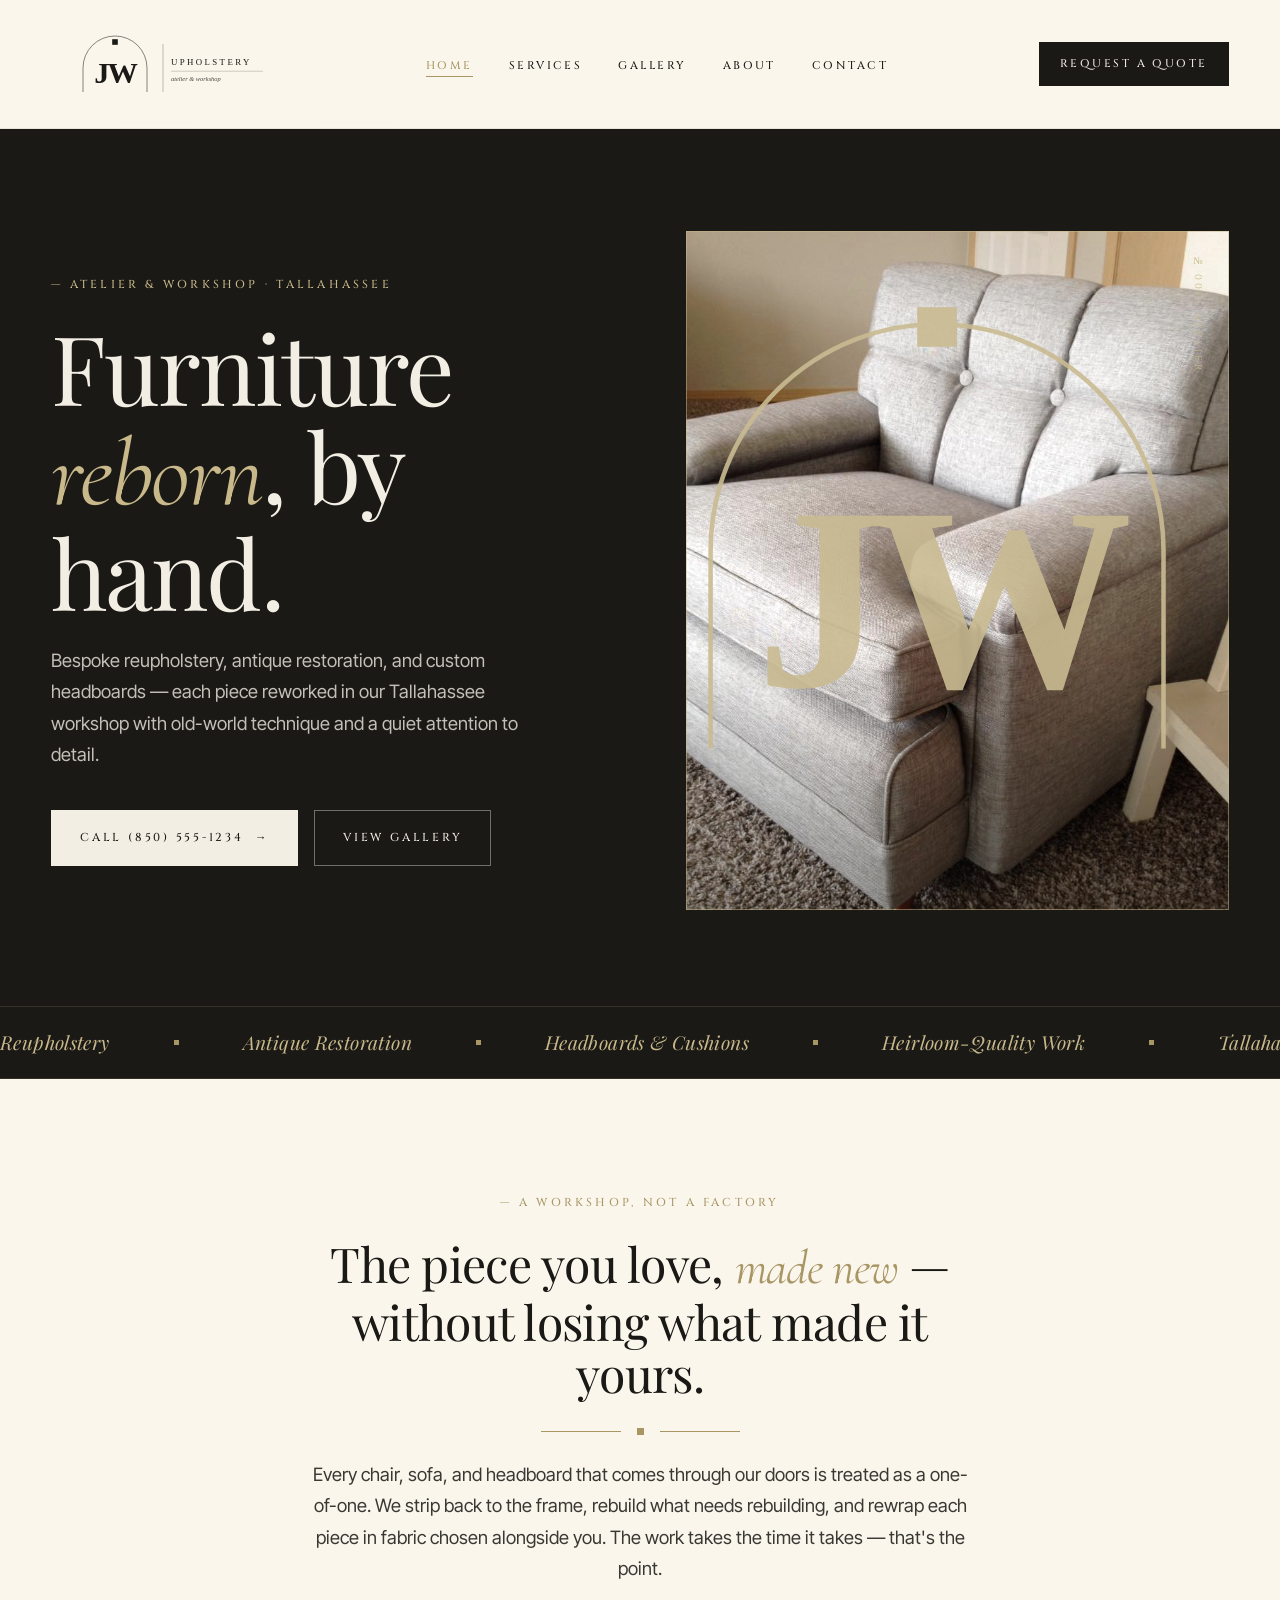
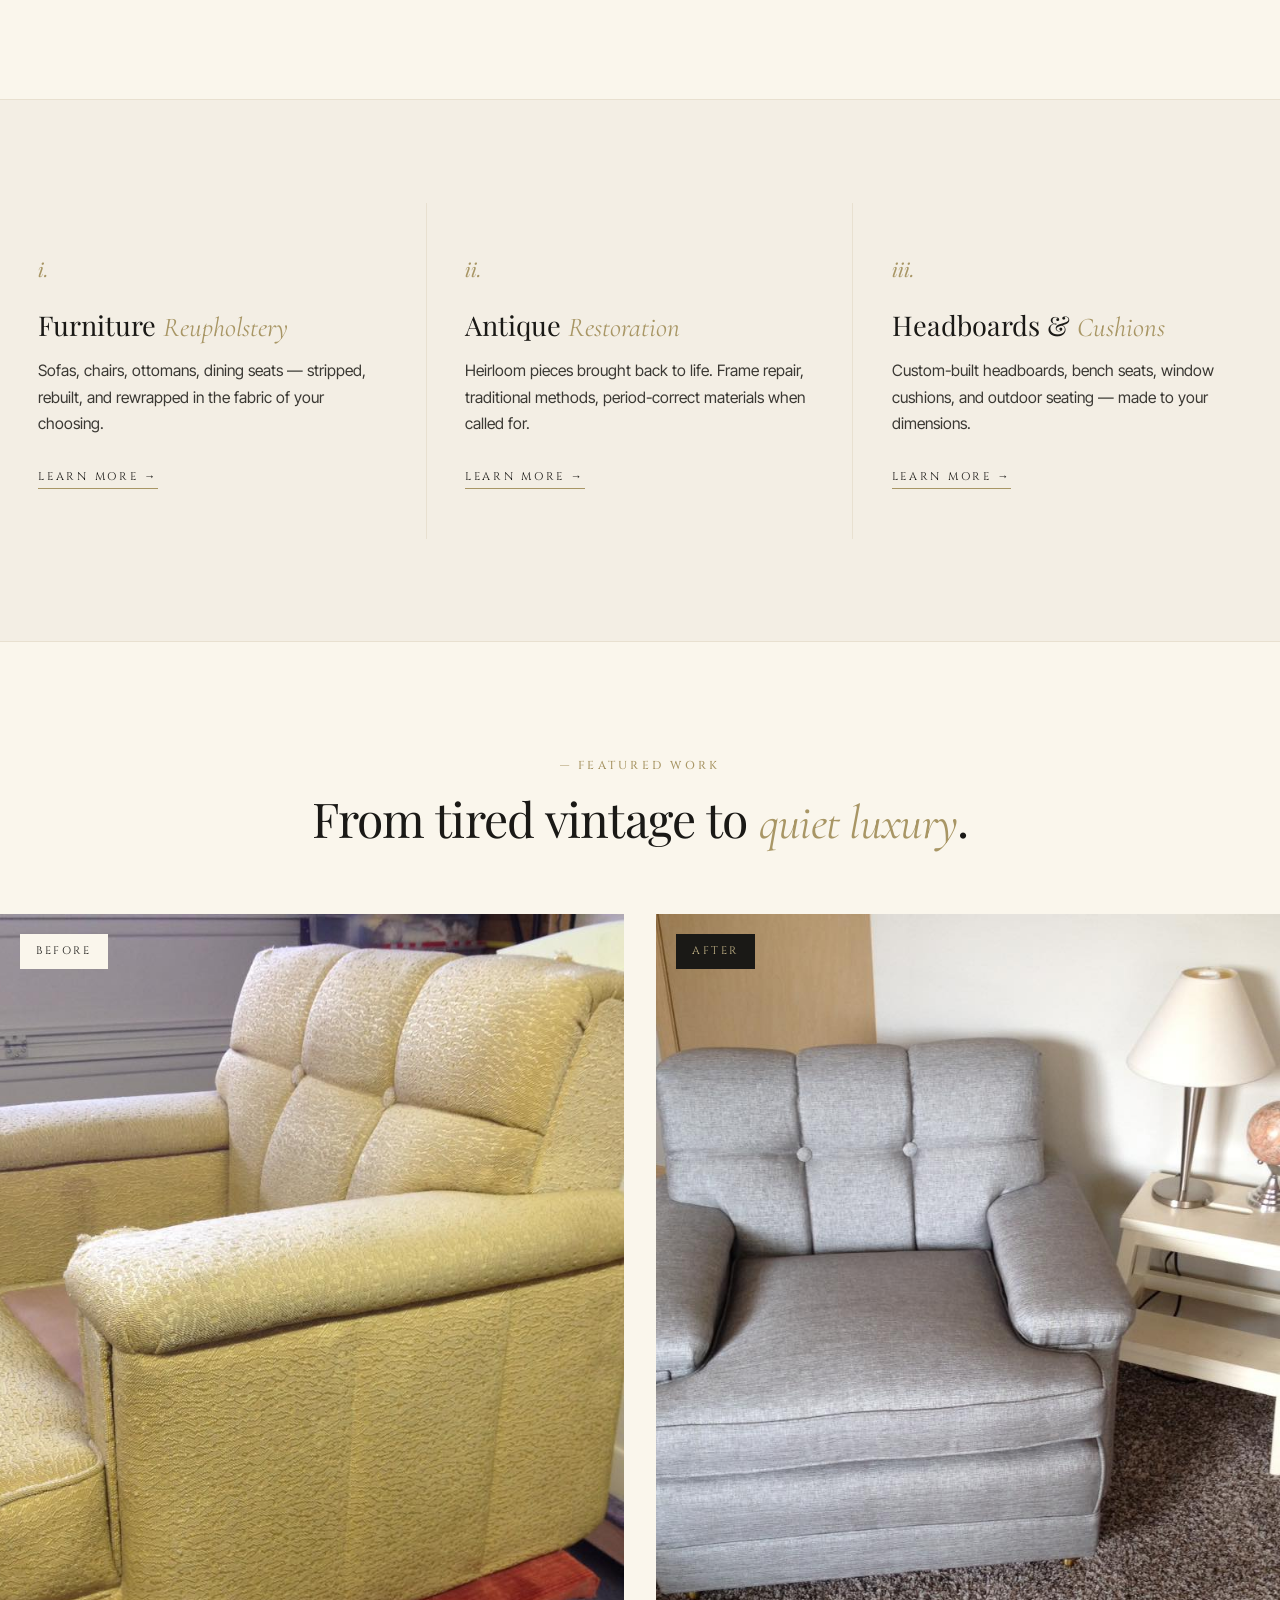
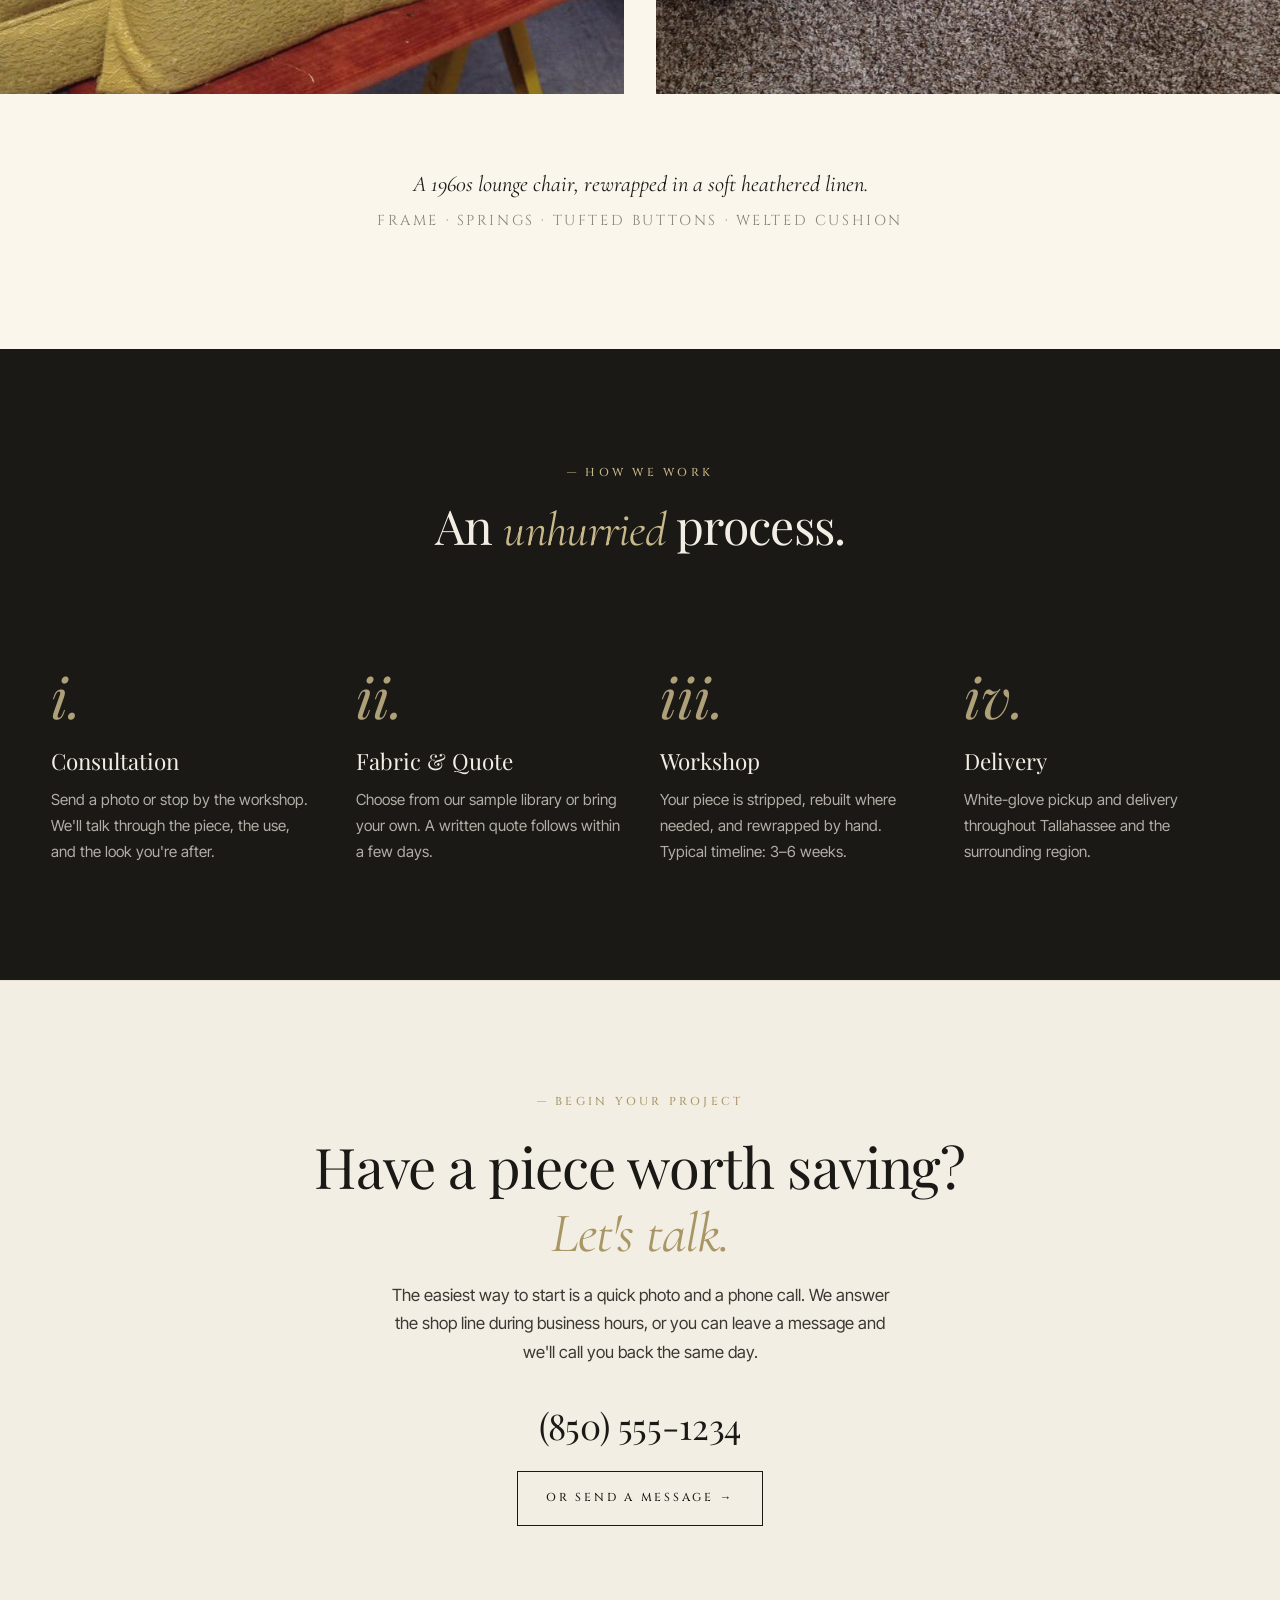
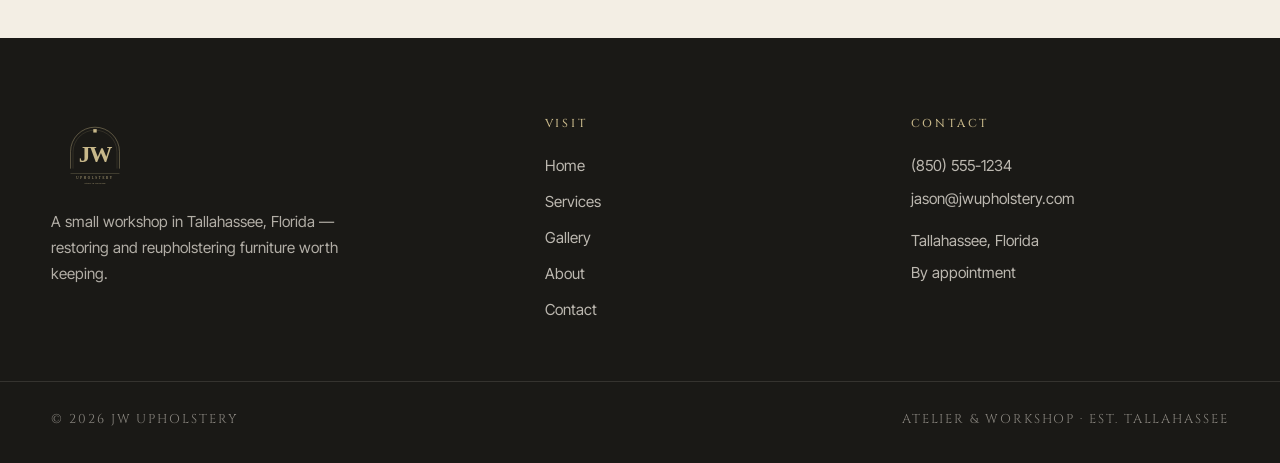
<file: index.html>
<!DOCTYPE html>
<html lang="en">
<head>
<meta charset="UTF-8">
<meta name="viewport" content="width=device-width, initial-scale=1.0">
<title>JW Upholstery — Heirloom Furniture Restoration in Tallahassee</title>
<meta name="description" content="Bespoke reupholstery, antique restoration, and custom headboards by Jason White. A workshop in Tallahassee, Florida.">
<link rel="icon" type="image/svg+xml" href="assets/logos/favicon.svg">
<link rel="apple-touch-icon" href="assets/logos/apple-touch.png">
<link rel="preconnect" href="https://fonts.googleapis.com">
<link rel="preconnect" href="https://fonts.gstatic.com" crossorigin>
<link href="https://fonts.googleapis.com/css2?family=Cinzel:wght@400;500;600&family=Cormorant+Garamond:ital,wght@0,400;0,500;1,400;1,500&family=Inter+Tight:wght@300;400;500&family=Playfair+Display:ital,wght@0,400;0,500;0,700;1,400&display=swap" rel="stylesheet">
<link rel="stylesheet" href="styles.css">
<style>
  /* ============= HOME-SPECIFIC ============= */

  .hero {
    background: var(--ink);
    color: var(--cream);
    padding: 0;
    overflow: hidden;
    position: relative;
  }

  .hero-grid {
    max-width: var(--max);
    margin: 0 auto;
    padding: clamp(4rem, 8vw, 7rem) var(--pad) clamp(4rem, 8vw, 6rem);
    display: grid;
    grid-template-columns: 1.05fr 1fr;
    gap: clamp(2rem, 5vw, 5rem);
    align-items: center;
    position: relative;
  }

  .hero-text { position: relative; z-index: 2; }

  .hero .eyebrow { color: var(--brass); margin-bottom: 1.5rem; }

  .hero h1 {
    color: var(--cream);
    font-size: clamp(3rem, 8vw, 6rem);
    margin-bottom: 1.5rem;
    line-height: 1.02;
  }

  .hero h1 em {
    font-family: var(--font-accent);
    color: var(--brass);
    font-weight: 400;
    display: inline-block;
  }

  .hero p {
    color: rgba(243, 238, 228, 0.78);
    font-size: 1.15rem;
    max-width: 480px;
    margin-bottom: 2.5rem;
  }

  .hero-ctas { display: flex; gap: 1rem; flex-wrap: wrap; }

  .hero .btn { border-color: var(--cream); background: var(--cream); color: var(--ink); }
  .hero .btn:hover { background: transparent; color: var(--cream); }
  .hero .btn-ghost { background: transparent; color: var(--cream); border-color: rgba(243, 238, 228, 0.4); }
  .hero .btn-ghost:hover { background: var(--brass); border-color: var(--brass); color: var(--ink); }

  .hero-image {
    position: relative;
    aspect-ratio: 4 / 5;
    overflow: hidden;
  }

  .hero-image img {
    width: 100%;
    height: 100%;
    object-fit: cover;
    filter: grayscale(0.15) contrast(1.05);
  }

  .hero-image::before {
    content: "";
    position: absolute;
    inset: 0;
    box-shadow: inset 0 0 0 1px rgba(200, 184, 138, 0.5);
    z-index: 2;
    pointer-events: none;
  }

  .hero-image::after {
    content: "";
    position: absolute;
    inset: 0;
    background: linear-gradient(180deg, transparent 60%, rgba(26, 25, 22, 0.3) 100%);
    pointer-events: none;
  }

  .hero-mono {
    position: absolute;
    bottom: 1.25rem;
    right: 1.25rem;
    width: 64px;
    opacity: 0.9;
    z-index: 3;
  }

  /* Decorative serial number */
  .hero-tag {
    position: absolute;
    top: 1.5rem;
    right: 1.5rem;
    font-family: var(--font-sans);
    font-size: 0.62rem;
    letter-spacing: 0.3em;
    color: var(--brass);
    z-index: 3;
    writing-mode: vertical-rl;
    text-orientation: mixed;
  }

  @media (max-width: 860px) {
    .hero-grid { grid-template-columns: 1fr; }
    .hero-image { max-width: 480px; margin: 0 auto; width: 100%; }
    .hero-mono { width: 50px; }
  }

  /* ============= MARQUEE ============= */

  .marquee {
    background: var(--ink);
    color: var(--brass);
    padding: 1.25rem 0;
    overflow: hidden;
    border-top: 1px solid rgba(200, 184, 138, 0.15);
    border-bottom: 1px solid rgba(200, 184, 138, 0.15);
  }

  .marquee-track {
    display: flex;
    gap: 4rem;
    animation: scroll 36s linear infinite;
    white-space: nowrap;
    font-family: var(--font-display);
    font-style: italic;
    font-size: 1.2rem;
    letter-spacing: 0.02em;
  }

  .marquee-track span { display: flex; align-items: center; gap: 4rem; }
  .marquee-track .dot { width: 5px; height: 5px; background: var(--brass-deep); border-radius: 0; }

  @keyframes scroll {
    from { transform: translateX(0); }
    to { transform: translateX(-50%); }
  }

  /* ============= INTRO ============= */

  .intro {
    text-align: center;
    max-width: 760px;
    margin: 0 auto;
    padding: clamp(5rem, 9vw, 8rem) var(--pad);
  }

  .intro h2 {
    font-size: clamp(2rem, 4.5vw, 3rem);
    margin: 1.5rem 0 1.75rem;
  }

  .intro h2 em {
    font-family: var(--font-accent);
    color: var(--brass-deep);
    font-style: italic;
  }

  .intro p {
    font-size: 1.15rem;
    color: var(--ink-soft);
  }

  /* ============= SERVICES STRIP ============= */

  .services-strip {
    background: var(--cream);
    border-top: 1px solid var(--cream-deep);
    border-bottom: 1px solid var(--cream-deep);
  }

  .services-grid {
    display: grid;
    grid-template-columns: repeat(3, 1fr);
    gap: 0;
  }

  .service-tile {
    padding: clamp(2.5rem, 4vw, 3.5rem) clamp(1.5rem, 3vw, 2.5rem);
    border-right: 1px solid var(--cream-deep);
    position: relative;
    overflow: hidden;
    transition: background 0.4s ease;
  }

  .service-tile:last-child { border-right: none; }
  .service-tile:hover { background: var(--cream-paper); }

  .service-num {
    font-family: var(--font-display);
    font-style: italic;
    font-size: 1.2rem;
    color: var(--brass-deep);
    margin-bottom: 1.5rem;
  }

  .service-tile h3 {
    font-size: 1.7rem;
    margin-bottom: 0.85rem;
  }

  .service-tile h3 em { font-family: var(--font-accent); color: var(--brass-deep); }

  .service-tile p {
    font-size: 0.98rem;
    margin-bottom: 1.5rem;
  }

  .service-tile a {
    font-family: var(--font-sans);
    font-size: 0.7rem;
    letter-spacing: 0.24em;
    text-transform: uppercase;
    color: var(--ink);
    border-bottom: 1px solid var(--brass-deep);
    padding-bottom: 4px;
    transition: color 0.3s;
  }

  .service-tile a:hover { color: var(--brass-deep); }

  @media (max-width: 860px) {
    .services-grid { grid-template-columns: 1fr; }
    .service-tile { border-right: none; border-bottom: 1px solid var(--cream-deep); }
    .service-tile:last-child { border-bottom: none; }
  }

  /* ============= FEATURED WORK (before/after) ============= */

  .featured {
    padding: clamp(5rem, 9vw, 8rem) 0;
  }

  .featured-head {
    text-align: center;
    margin-bottom: 4rem;
  }

  .featured-head h2 {
    font-size: clamp(2rem, 4.5vw, 3rem);
    margin: 1rem 0;
  }

  .featured-head h2 em { font-family: var(--font-accent); color: var(--brass-deep); font-style: italic; }

  .ba-grid {
    display: grid;
    grid-template-columns: 1fr 1fr;
    gap: clamp(1rem, 2.5vw, 2rem);
    position: relative;
  }

  .ba-item {
    position: relative;
    aspect-ratio: 4 / 5;
    overflow: hidden;
  }

  .ba-item img {
    width: 100%; height: 100%;
    object-fit: cover;
    transition: transform 1.2s cubic-bezier(0.2, 0.7, 0.3, 1);
  }

  .ba-item:hover img { transform: scale(1.04); }

  .ba-label {
    position: absolute;
    top: 1.25rem;
    left: 1.25rem;
    background: var(--cream-paper);
    color: var(--ink);
    padding: 0.55rem 1rem;
    font-family: var(--font-sans);
    font-size: 0.68rem;
    letter-spacing: 0.24em;
    text-transform: uppercase;
    z-index: 2;
  }

  .ba-label.after { background: var(--ink); color: var(--brass); }

  .ba-caption {
    margin-top: 2.5rem;
    text-align: center;
    grid-column: 1 / -1;
  }

  .ba-caption .italic-accent {
    font-size: 1.4rem;
    color: var(--ink);
  }

  .ba-caption p {
    margin-top: 0.5rem;
    color: var(--muted);
    font-size: 0.9rem;
    font-family: var(--font-sans);
    letter-spacing: 0.18em;
    text-transform: uppercase;
  }

  /* ============= PROCESS ============= */

  .process {
    background: var(--ink);
    color: var(--cream);
    padding: clamp(5rem, 9vw, 8rem) 0;
  }

  .process-head { text-align: center; margin-bottom: 4rem; }
  .process-head .eyebrow { color: var(--brass); }
  .process-head h2 {
    font-size: clamp(2rem, 4.5vw, 3rem);
    color: var(--cream);
    margin: 1rem 0;
  }
  .process-head h2 em { font-family: var(--font-accent); color: var(--brass); font-style: italic; }

  .process-grid {
    display: grid;
    grid-template-columns: repeat(4, 1fr);
    gap: 2.5rem;
    counter-reset: step;
  }

  .step {
    position: relative;
    padding-top: 3rem;
  }

  .step-num {
    font-family: var(--font-display);
    font-style: italic;
    font-size: 3.5rem;
    color: var(--brass);
    line-height: 1;
    margin-bottom: 1.5rem;
    opacity: 0.85;
  }

  .step h3 {
    font-size: 1.4rem;
    color: var(--cream);
    margin-bottom: 0.75rem;
  }

  .step p { color: rgba(243, 238, 228, 0.7); font-size: 0.95rem; }

  @media (max-width: 860px) {
    .process-grid { grid-template-columns: 1fr 1fr; gap: 2rem; }
  }
  @media (max-width: 520px) {
    .process-grid { grid-template-columns: 1fr; }
  }

  /* ============= CTA ============= */

  .home-cta {
    background: var(--cream);
    text-align: center;
    padding: clamp(5rem, 9vw, 7rem) var(--pad);
    border-top: 1px solid var(--cream-deep);
  }

  .home-cta h2 {
    font-size: clamp(2.2rem, 5vw, 3.5rem);
    margin: 1.5rem 0 1rem;
    max-width: 720px;
    margin-left: auto;
    margin-right: auto;
  }

  .home-cta h2 em { font-family: var(--font-accent); color: var(--brass-deep); font-style: italic; }

  .home-cta p {
    max-width: 520px;
    margin: 0 auto 2rem;
    font-size: 1.05rem;
  }

  .home-cta-actions {
    display: inline-flex;
    flex-direction: column;
    align-items: center;
    gap: 1rem;
  }

  .home-cta-phone {
    font-family: var(--font-display);
    font-size: 2.2rem;
    color: var(--ink);
    letter-spacing: -0.01em;
  }

  .home-cta-phone:hover { color: var(--brass-deep); }
</style>
</head>
<body>

<!-- NAV -->
<nav class="nav" id="nav">
  <div class="nav-inner">
    <a href="index.html" class="nav-brand">
      <img src="assets/logos/horizontal-black.svg" alt="JW Upholstery">
    </a>
    <ul class="nav-links">
      <li><a href="index.html" class="active">Home</a></li>
      <li><a href="services.html">Services</a></li>
      <li><a href="gallery.html">Gallery</a></li>
      <li><a href="about.html">About</a></li>
      <li><a href="contact.html">Contact</a></li>
    </ul>
    <a href="contact.html" class="nav-cta">Request a Quote</a>
    <button class="nav-toggle" aria-label="Menu" onclick="document.getElementById('nav').classList.toggle('open')">
      <span></span><span></span><span></span>
    </button>
  </div>
</nav>

<!-- HERO -->
<section class="hero">
  <div class="hero-grid">
    <div class="hero-text">
      <div class="eyebrow fade-up">— Atelier &amp; Workshop · Tallahassee</div>
      <h1 class="fade-up d1">
        Furniture<br>
        <em>reborn</em>, by<br>
        hand.
      </h1>
      <p class="fade-up d2">
        Bespoke reupholstery, antique restoration, and custom headboards — each piece reworked in our Tallahassee workshop with old-world technique and a quiet attention to detail.
      </p>
      <div class="hero-ctas fade-up d3">
        <a href="tel:+18505551234" class="btn">Call (850) 555-1234 <span class="arrow">→</span></a>
        <a href="gallery.html" class="btn btn-ghost">View Gallery</a>
      </div>
    </div>
    <div class="hero-image fade-up d2">
      <div class="hero-tag">№ 001 · ATELIER</div>
      <img src="assets/photos/grey-chair-after-1.jpg" alt="Custom reupholstered armchair">
      <img src="assets/logos/monogram-gold.svg" alt="" class="hero-mono">
    </div>
  </div>
</section>

<!-- MARQUEE -->
<div class="marquee">
  <div class="marquee-track">
    <span>
      Reupholstery <span class="dot"></span>
      Antique Restoration <span class="dot"></span>
      Headboards &amp; Cushions <span class="dot"></span>
      Heirloom-Quality Work <span class="dot"></span>
      Tallahassee Atelier <span class="dot"></span>
      Reupholstery <span class="dot"></span>
      Antique Restoration <span class="dot"></span>
      Headboards &amp; Cushions <span class="dot"></span>
      Heirloom-Quality Work <span class="dot"></span>
      Tallahassee Atelier <span class="dot"></span>
    </span>
  </div>
</div>

<!-- INTRO -->
<section class="intro reveal">
  <div class="eyebrow">— A workshop, not a factory</div>
  <h2>The piece you love, <em>made new</em> — without losing what made it yours.</h2>
  <div class="ornament">
    <span class="ornament-line"></span>
    <span class="ornament-dot"></span>
    <span class="ornament-line"></span>
  </div>
  <p>
    Every chair, sofa, and headboard that comes through our doors is treated as a one-of-one. We strip back to the frame, rebuild what needs rebuilding, and rewrap each piece in fabric chosen alongside you. The work takes the time it takes — that's the point.
  </p>
</section>

<!-- SERVICES -->
<section class="services-strip">
  <div class="services-grid">
    <div class="service-tile reveal">
      <div class="service-num">i.</div>
      <h3>Furniture <em>Reupholstery</em></h3>
      <p>Sofas, chairs, ottomans, dining seats — stripped, rebuilt, and rewrapped in the fabric of your choosing.</p>
      <a href="services.html#reupholstery">Learn more →</a>
    </div>
    <div class="service-tile reveal">
      <div class="service-num">ii.</div>
      <h3>Antique <em>Restoration</em></h3>
      <p>Heirloom pieces brought back to life. Frame repair, traditional methods, period-correct materials when called for.</p>
      <a href="services.html#restoration">Learn more →</a>
    </div>
    <div class="service-tile reveal">
      <div class="service-num">iii.</div>
      <h3>Headboards &amp; <em>Cushions</em></h3>
      <p>Custom-built headboards, bench seats, window cushions, and outdoor seating — made to your dimensions.</p>
      <a href="services.html#headboards">Learn more →</a>
    </div>
  </div>
</section>

<!-- FEATURED BEFORE/AFTER -->
<section class="featured wrap">
  <div class="featured-head reveal">
    <div class="eyebrow">— Featured Work</div>
    <h2>From tired vintage to <em>quiet luxury</em>.</h2>
  </div>
  <div class="ba-grid">
    <div class="ba-item reveal">
      <span class="ba-label">Before</span>
      <img src="assets/photos/gold-chair-before.jpg" alt="Vintage gold brocade armchair before restoration">
    </div>
    <div class="ba-item reveal">
      <span class="ba-label after">After</span>
      <img src="assets/photos/grey-chair-after-2.jpg" alt="The same armchair after restoration, in soft grey linen">
    </div>
    <div class="ba-caption reveal">
      <span class="italic-accent">A 1960s lounge chair, rewrapped in a soft heathered linen.</span>
      <p>Frame · Springs · Tufted Buttons · Welted Cushion</p>
    </div>
  </div>
</section>

<!-- PROCESS -->
<section class="process">
  <div class="wrap">
    <div class="process-head reveal">
      <div class="eyebrow">— How We Work</div>
      <h2>An <em>unhurried</em> process.</h2>
    </div>
    <div class="process-grid">
      <div class="step reveal">
        <div class="step-num">i.</div>
        <h3>Consultation</h3>
        <p>Send a photo or stop by the workshop. We'll talk through the piece, the use, and the look you're after.</p>
      </div>
      <div class="step reveal">
        <div class="step-num">ii.</div>
        <h3>Fabric &amp; Quote</h3>
        <p>Choose from our sample library or bring your own. A written quote follows within a few days.</p>
      </div>
      <div class="step reveal">
        <div class="step-num">iii.</div>
        <h3>Workshop</h3>
        <p>Your piece is stripped, rebuilt where needed, and rewrapped by hand. Typical timeline: 3–6 weeks.</p>
      </div>
      <div class="step reveal">
        <div class="step-num">iv.</div>
        <h3>Delivery</h3>
        <p>White-glove pickup and delivery throughout Tallahassee and the surrounding region.</p>
      </div>
    </div>
  </div>
</section>

<!-- CTA -->
<section class="home-cta">
  <div class="eyebrow">— Begin your project</div>
  <h2>Have a piece worth saving? <em>Let's talk.</em></h2>
  <p>The easiest way to start is a quick photo and a phone call. We answer the shop line during business hours, or you can leave a message and we'll call you back the same day.</p>
  <div class="home-cta-actions">
    <a href="tel:+18505551234" class="home-cta-phone">(850) 555-1234</a>
    <a href="contact.html" class="btn btn-ghost">Or send a message →</a>
  </div>
</section>

<!-- FOOTER -->
<footer class="footer">
  <div class="footer-inner">
    <div class="footer-brand">
      <img src="assets/logos/full-gold.svg" alt="JW Upholstery">
      <p>A small workshop in Tallahassee, Florida — restoring and reupholstering furniture worth keeping.</p>
    </div>
    <div>
      <h4>Visit</h4>
      <ul>
        <li><a href="index.html">Home</a></li>
        <li><a href="services.html">Services</a></li>
        <li><a href="gallery.html">Gallery</a></li>
        <li><a href="about.html">About</a></li>
        <li><a href="contact.html">Contact</a></li>
      </ul>
    </div>
    <div class="footer-contact">
      <h4>Contact</h4>
      <p><a href="tel:+18505551234">(850) 555-1234</a></p>
      <p><a href="mailto:jason@jwupholstery.com">jason@jwupholstery.com</a></p>
      <p style="margin-top: 1rem;">Tallahassee, Florida</p>
      <p>By appointment</p>
    </div>
  </div>
  <div class="footer-bottom">
    <span>© 2026 JW Upholstery</span>
    <span>Atelier &amp; Workshop · Est. Tallahassee</span>
  </div>
</footer>

<script>
  // Reveal on scroll
  const io = new IntersectionObserver((entries) => {
    entries.forEach(e => { if (e.isIntersecting) { e.target.classList.add('in'); io.unobserve(e.target); } });
  }, { threshold: 0.15 });
  document.querySelectorAll('.reveal').forEach(el => io.observe(el));
</script>

</body>
</html>
</file>
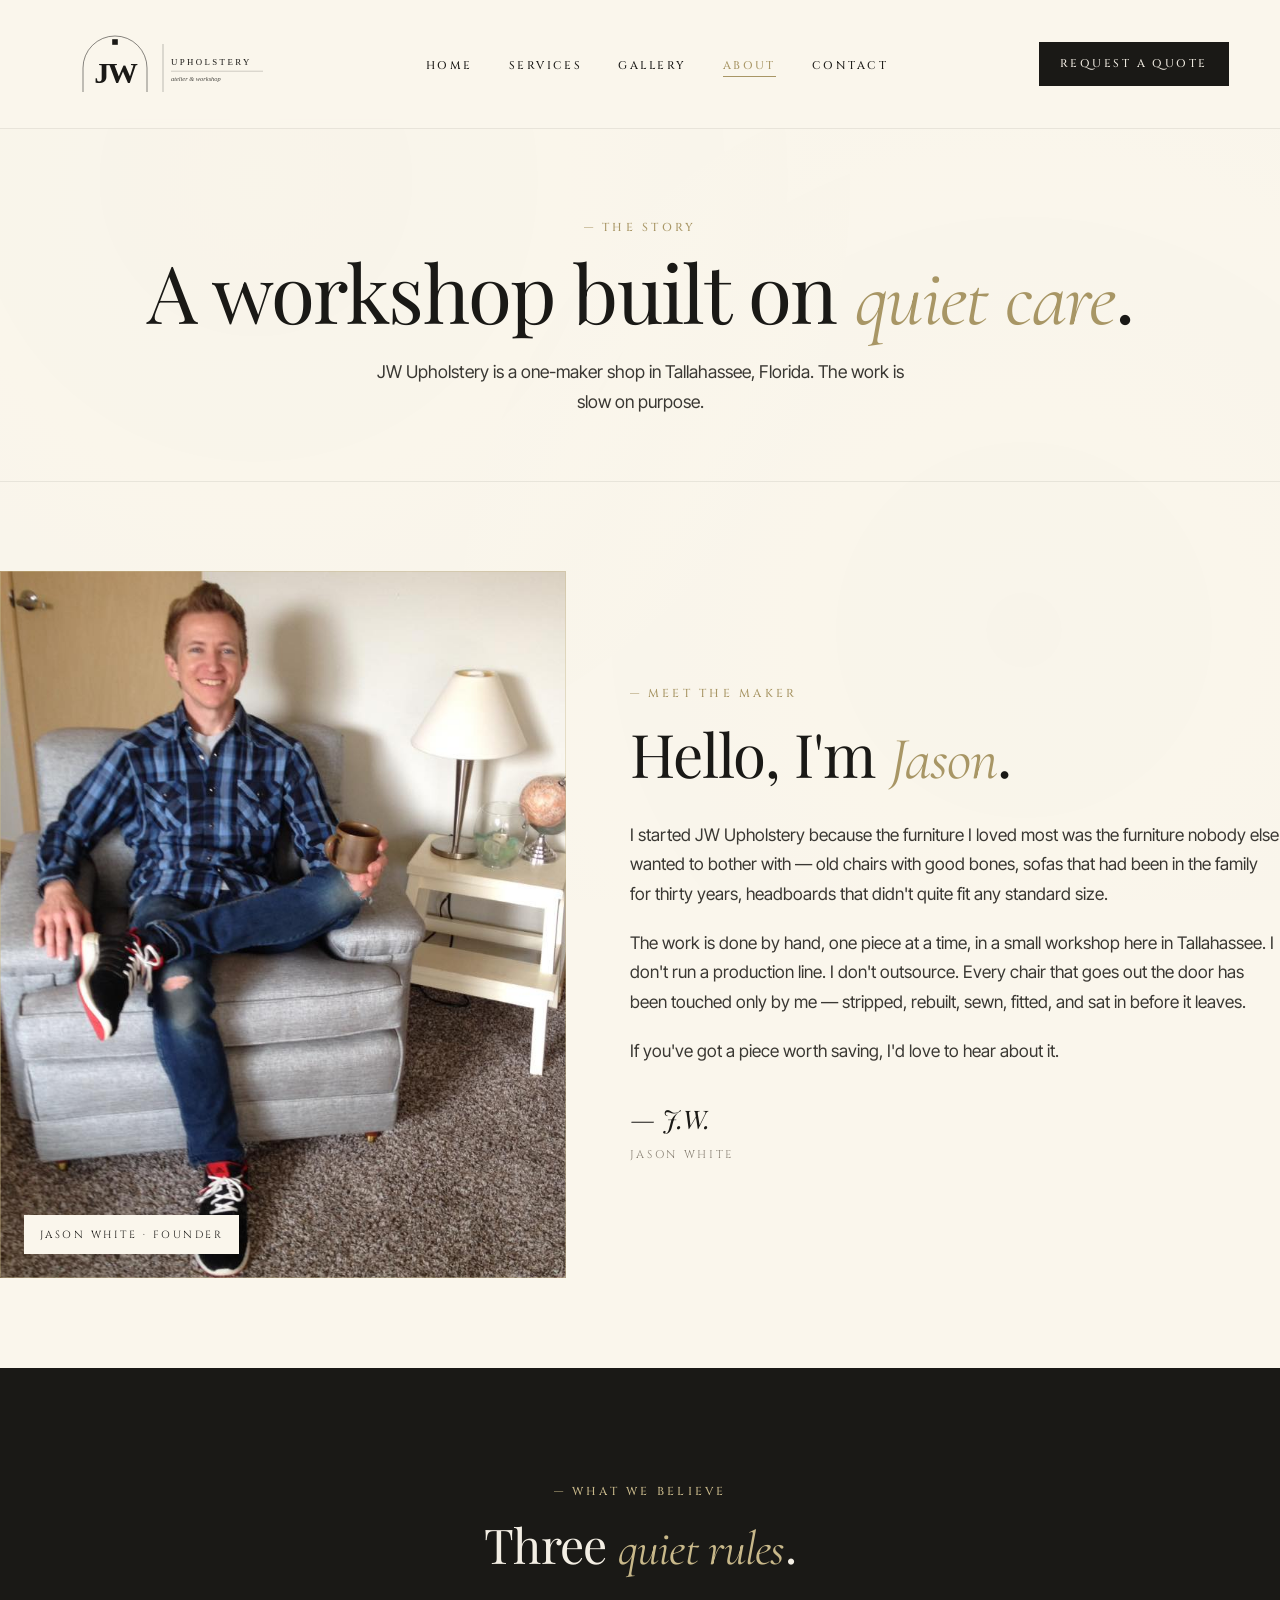
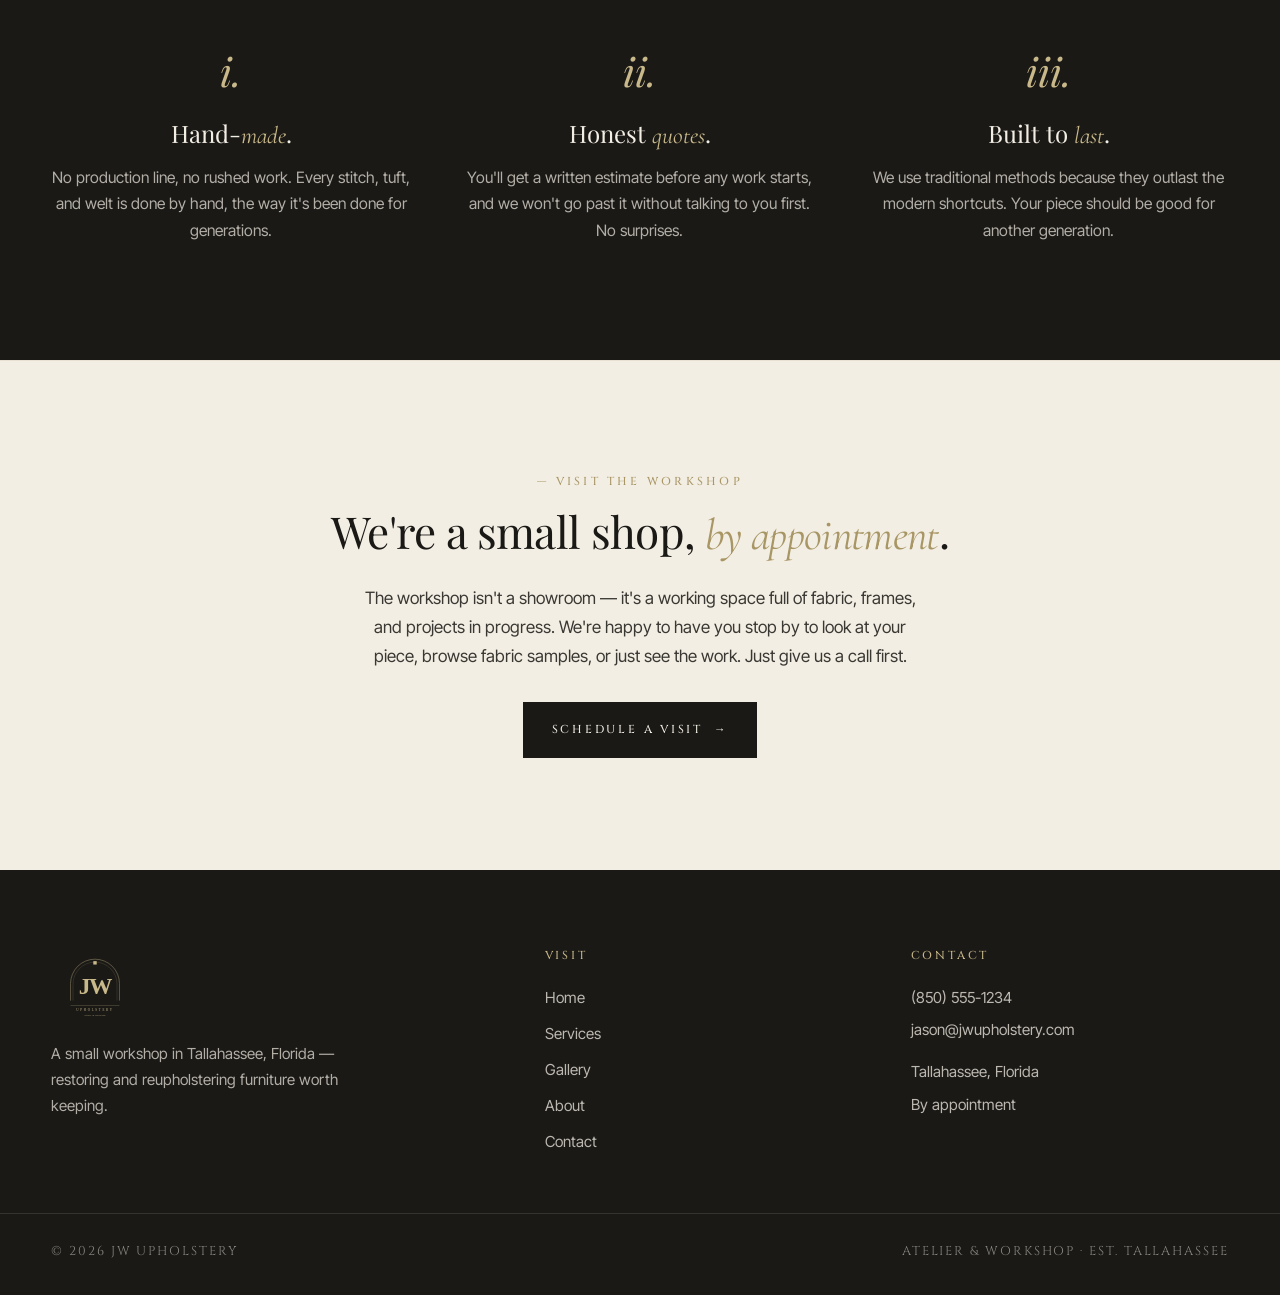
<file: about.html>
<!DOCTYPE html>
<html lang="en">
<head>
<meta charset="UTF-8">
<meta name="viewport" content="width=device-width, initial-scale=1.0">
<title>About — JW Upholstery</title>
<meta name="description" content="The story behind JW Upholstery — a small Tallahassee workshop founded by Jason White.">
<link rel="icon" type="image/svg+xml" href="assets/logos/favicon.svg">
<link rel="apple-touch-icon" href="assets/logos/apple-touch.png">
<link rel="preconnect" href="https://fonts.googleapis.com">
<link rel="preconnect" href="https://fonts.gstatic.com" crossorigin>
<link href="https://fonts.googleapis.com/css2?family=Cinzel:wght@400;500;600&family=Cormorant+Garamond:ital,wght@0,400;0,500;1,400;1,500&family=Inter+Tight:wght@300;400;500&family=Playfair+Display:ital,wght@0,400;0,500;0,700;1,400&display=swap" rel="stylesheet">
<link rel="stylesheet" href="styles.css">
<style>
  /* Founder section */
  .founder {
    padding: clamp(4rem, 7vw, 6.5rem) 0;
  }

  .founder-inner {
    display: grid;
    grid-template-columns: 1fr 1.15fr;
    gap: clamp(2rem, 5vw, 5rem);
    align-items: center;
  }

  .founder-image {
    position: relative;
    aspect-ratio: 4 / 5;
    overflow: hidden;
  }

  .founder-image img {
    width: 100%; height: 100%; object-fit: cover;
  }

  .founder-image::before {
    content: "";
    position: absolute;
    inset: 0;
    box-shadow: inset 0 0 0 1px rgba(200, 184, 138, 0.4);
    z-index: 2;
  }

  .founder-image-tag {
    position: absolute;
    bottom: 1.5rem;
    left: 1.5rem;
    background: var(--cream-paper);
    color: var(--ink);
    padding: 0.7rem 1rem;
    font-family: var(--font-sans);
    font-size: 0.65rem;
    letter-spacing: 0.24em;
    text-transform: uppercase;
    z-index: 3;
  }

  .founder-content h2 {
    font-size: clamp(2.5rem, 5.5vw, 3.75rem);
    margin: 1rem 0 1.75rem;
  }

  .founder-content h2 em {
    font-family: var(--font-accent);
    color: var(--brass-deep);
    font-style: italic;
  }

  .founder-content p {
    font-size: 1.08rem;
    margin-bottom: 1.25rem;
  }

  .signature {
    margin-top: 2rem;
    font-family: var(--font-display);
    font-style: italic;
    font-size: 1.6rem;
    color: var(--ink);
  }

  .signature-name {
    display: block;
    font-family: var(--font-sans);
    font-size: 0.7rem;
    letter-spacing: 0.24em;
    text-transform: uppercase;
    color: var(--muted);
    margin-top: 0.5rem;
    font-style: normal;
  }

  @media (max-width: 860px) {
    .founder-inner { grid-template-columns: 1fr; }
    .founder-image { max-width: 480px; margin: 0 auto; }
  }

  /* Values strip */
  .values {
    background: var(--ink);
    color: var(--cream);
    padding: clamp(5rem, 9vw, 8rem) 0;
  }

  .values-head { text-align: center; margin-bottom: 4rem; }
  .values-head .eyebrow { color: var(--brass); }
  .values-head h2 {
    color: var(--cream);
    font-size: clamp(2rem, 4.5vw, 3rem);
    margin: 1rem 0;
  }
  .values-head h2 em { font-family: var(--font-accent); color: var(--brass); font-style: italic; }

  .values-grid {
    display: grid;
    grid-template-columns: repeat(3, 1fr);
    gap: 3rem;
  }

  .value {
    text-align: center;
  }

  .value-mark {
    font-family: var(--font-display);
    font-style: italic;
    font-size: 2.5rem;
    color: var(--brass);
    margin-bottom: 1rem;
  }

  .value h3 {
    color: var(--cream);
    font-size: 1.5rem;
    margin-bottom: 0.85rem;
  }

  .value h3 em { font-family: var(--font-accent); color: var(--brass); font-style: italic; }

  .value p {
    color: rgba(243, 238, 228, 0.7);
    font-size: 0.98rem;
  }

  @media (max-width: 720px) {
    .values-grid { grid-template-columns: 1fr; gap: 2.5rem; }
  }

  /* Workshop info */
  .workshop {
    padding: clamp(5rem, 9vw, 7rem) 0;
    text-align: center;
    background: var(--cream);
    border-top: 1px solid var(--cream-deep);
  }

  .workshop h2 {
    font-size: clamp(2rem, 4.5vw, 2.75rem);
    max-width: 720px;
    margin: 1rem auto 1.5rem;
  }
  .workshop h2 em { font-family: var(--font-accent); color: var(--brass-deep); font-style: italic; }

  .workshop p {
    max-width: 560px;
    margin: 0 auto 2rem;
    font-size: 1.0625rem;
  }
</style>
</head>
<body>

<!-- NAV -->
<nav class="nav" id="nav">
  <div class="nav-inner">
    <a href="index.html" class="nav-brand">
      <img src="assets/logos/horizontal-black.svg" alt="JW Upholstery">
    </a>
    <ul class="nav-links">
      <li><a href="index.html">Home</a></li>
      <li><a href="services.html">Services</a></li>
      <li><a href="gallery.html">Gallery</a></li>
      <li><a href="about.html" class="active">About</a></li>
      <li><a href="contact.html">Contact</a></li>
    </ul>
    <a href="contact.html" class="nav-cta">Request a Quote</a>
    <button class="nav-toggle" aria-label="Menu" onclick="document.getElementById('nav').classList.toggle('open')">
      <span></span><span></span><span></span>
    </button>
  </div>
</nav>

<!-- HEADER -->
<header class="page-header">
  <div class="wrap">
    <div class="eyebrow fade-up">— The Story</div>
    <h1 class="fade-up d1">A workshop built on <em>quiet care</em>.</h1>
    <p class="fade-up d2">JW Upholstery is a one-maker shop in Tallahassee, Florida. The work is slow on purpose.</p>
  </div>
</header>

<!-- FOUNDER -->
<section class="founder wrap">
  <div class="founder-inner">
    <div class="founder-image reveal">
      <img src="assets/photos/grey-chair-with-jason.jpg" alt="Jason White, founder of JW Upholstery, in the workshop">
      <span class="founder-image-tag">Jason White · Founder</span>
    </div>
    <div class="founder-content reveal">
      <div class="eyebrow">— Meet the Maker</div>
      <h2>Hello, I'm <em>Jason</em>.</h2>
      <p>I started JW Upholstery because the furniture I loved most was the furniture nobody else wanted to bother with — old chairs with good bones, sofas that had been in the family for thirty years, headboards that didn't quite fit any standard size.</p>
      <p>The work is done by hand, one piece at a time, in a small workshop here in Tallahassee. I don't run a production line. I don't outsource. Every chair that goes out the door has been touched only by me — stripped, rebuilt, sewn, fitted, and sat in before it leaves.</p>
      <p>If you've got a piece worth saving, I'd love to hear about it.</p>
      <div class="signature">
        — J.W.
        <span class="signature-name">Jason White</span>
      </div>
    </div>
  </div>
</section>

<!-- VALUES -->
<section class="values">
  <div class="wrap">
    <div class="values-head reveal">
      <div class="eyebrow">— What we believe</div>
      <h2>Three <em>quiet rules</em>.</h2>
    </div>
    <div class="values-grid">
      <div class="value reveal">
        <div class="value-mark">i.</div>
        <h3>Hand-<em>made</em>.</h3>
        <p>No production line, no rushed work. Every stitch, tuft, and welt is done by hand, the way it's been done for generations.</p>
      </div>
      <div class="value reveal">
        <div class="value-mark">ii.</div>
        <h3>Honest <em>quotes</em>.</h3>
        <p>You'll get a written estimate before any work starts, and we won't go past it without talking to you first. No surprises.</p>
      </div>
      <div class="value reveal">
        <div class="value-mark">iii.</div>
        <h3>Built to <em>last</em>.</h3>
        <p>We use traditional methods because they outlast the modern shortcuts. Your piece should be good for another generation.</p>
      </div>
    </div>
  </div>
</section>

<!-- WORKSHOP -->
<section class="workshop">
  <div class="wrap">
    <div class="eyebrow reveal">— Visit the workshop</div>
    <h2 class="reveal">We're a small shop, <em>by appointment</em>.</h2>
    <p class="reveal">The workshop isn't a showroom — it's a working space full of fabric, frames, and projects in progress. We're happy to have you stop by to look at your piece, browse fabric samples, or just see the work. Just give us a call first.</p>
    <a href="contact.html" class="btn reveal">Schedule a visit <span class="arrow">→</span></a>
  </div>
</section>

<!-- FOOTER -->
<footer class="footer">
  <div class="footer-inner">
    <div class="footer-brand">
      <img src="assets/logos/full-gold.svg" alt="JW Upholstery">
      <p>A small workshop in Tallahassee, Florida — restoring and reupholstering furniture worth keeping.</p>
    </div>
    <div>
      <h4>Visit</h4>
      <ul>
        <li><a href="index.html">Home</a></li>
        <li><a href="services.html">Services</a></li>
        <li><a href="gallery.html">Gallery</a></li>
        <li><a href="about.html">About</a></li>
        <li><a href="contact.html">Contact</a></li>
      </ul>
    </div>
    <div class="footer-contact">
      <h4>Contact</h4>
      <p><a href="tel:+18505551234">(850) 555-1234</a></p>
      <p><a href="mailto:jason@jwupholstery.com">jason@jwupholstery.com</a></p>
      <p style="margin-top: 1rem;">Tallahassee, Florida</p>
      <p>By appointment</p>
    </div>
  </div>
  <div class="footer-bottom">
    <span>© 2026 JW Upholstery</span>
    <span>Atelier &amp; Workshop · Est. Tallahassee</span>
  </div>
</footer>

<script>
  const io = new IntersectionObserver((entries) => {
    entries.forEach(e => { if (e.isIntersecting) { e.target.classList.add('in'); io.unobserve(e.target); } });
  }, { threshold: 0.15 });
  document.querySelectorAll('.reveal').forEach(el => io.observe(el));
</script>

</body>
</html>
</file>
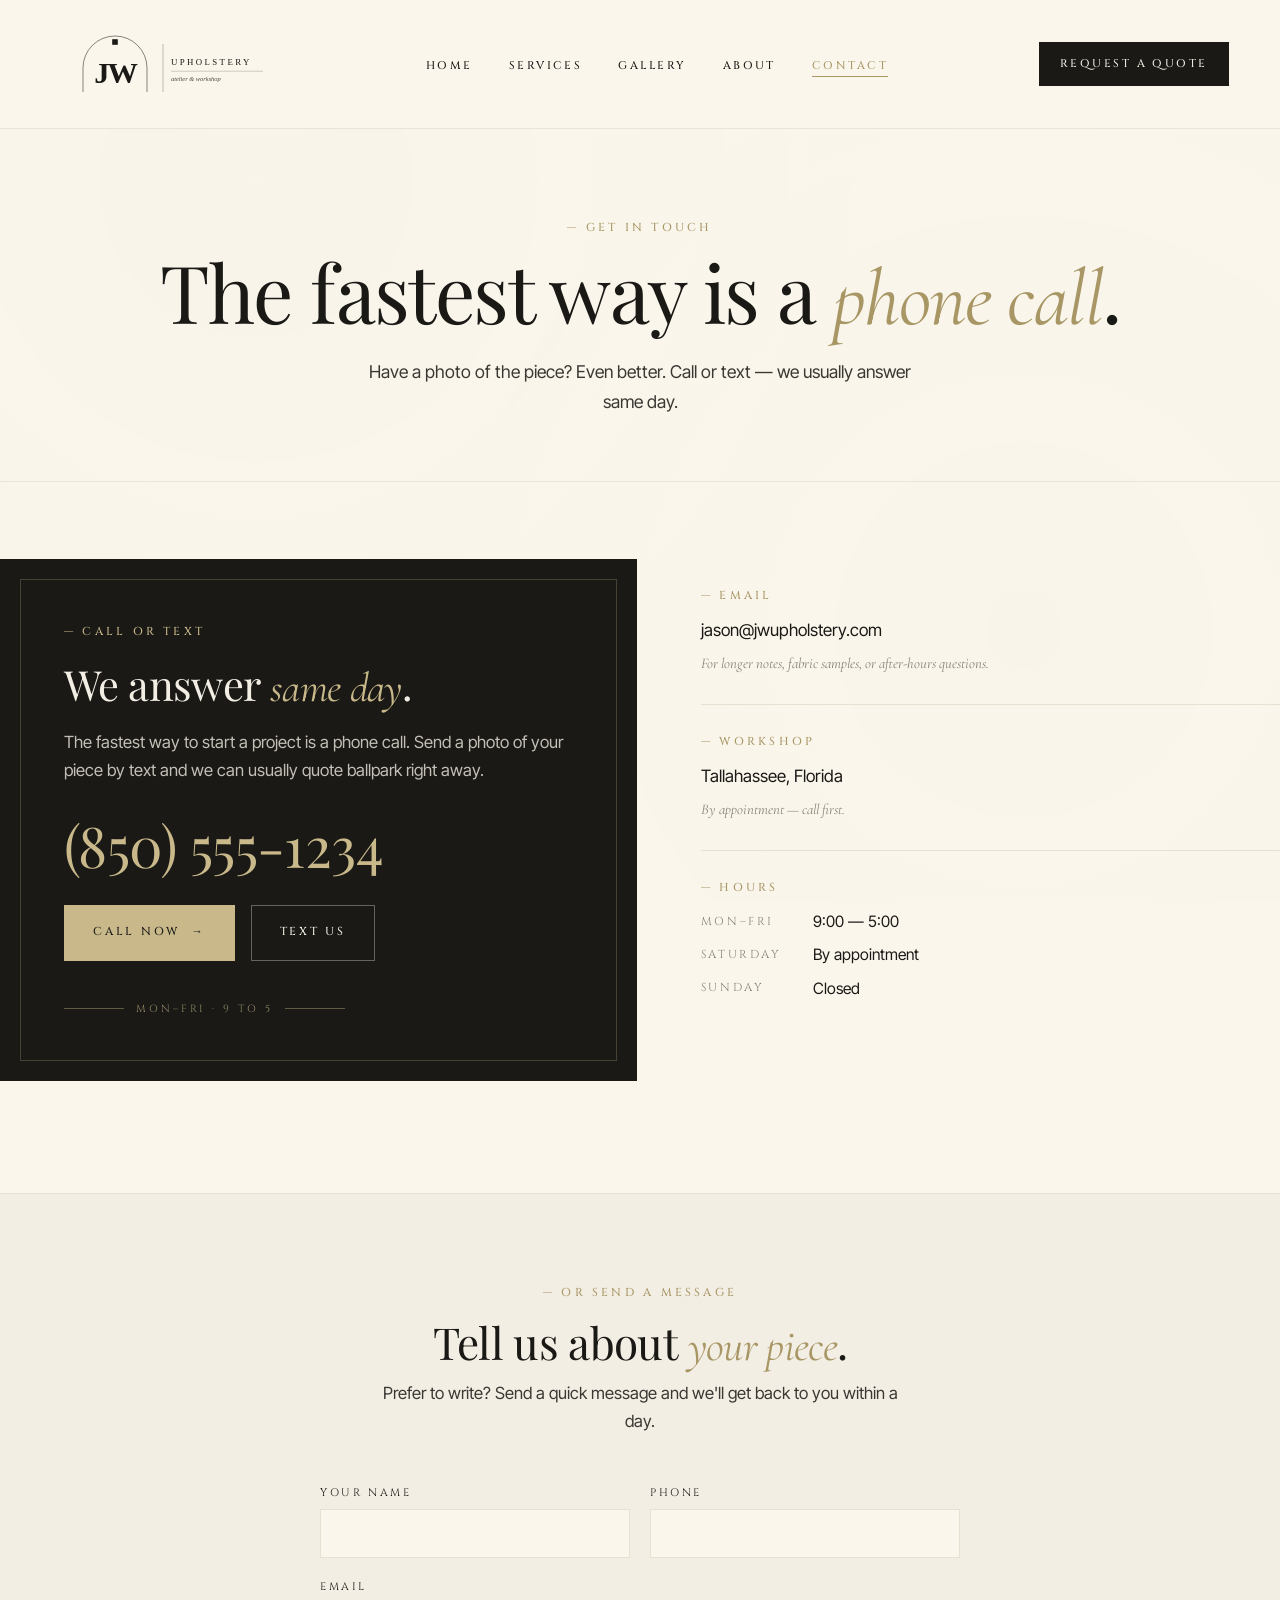
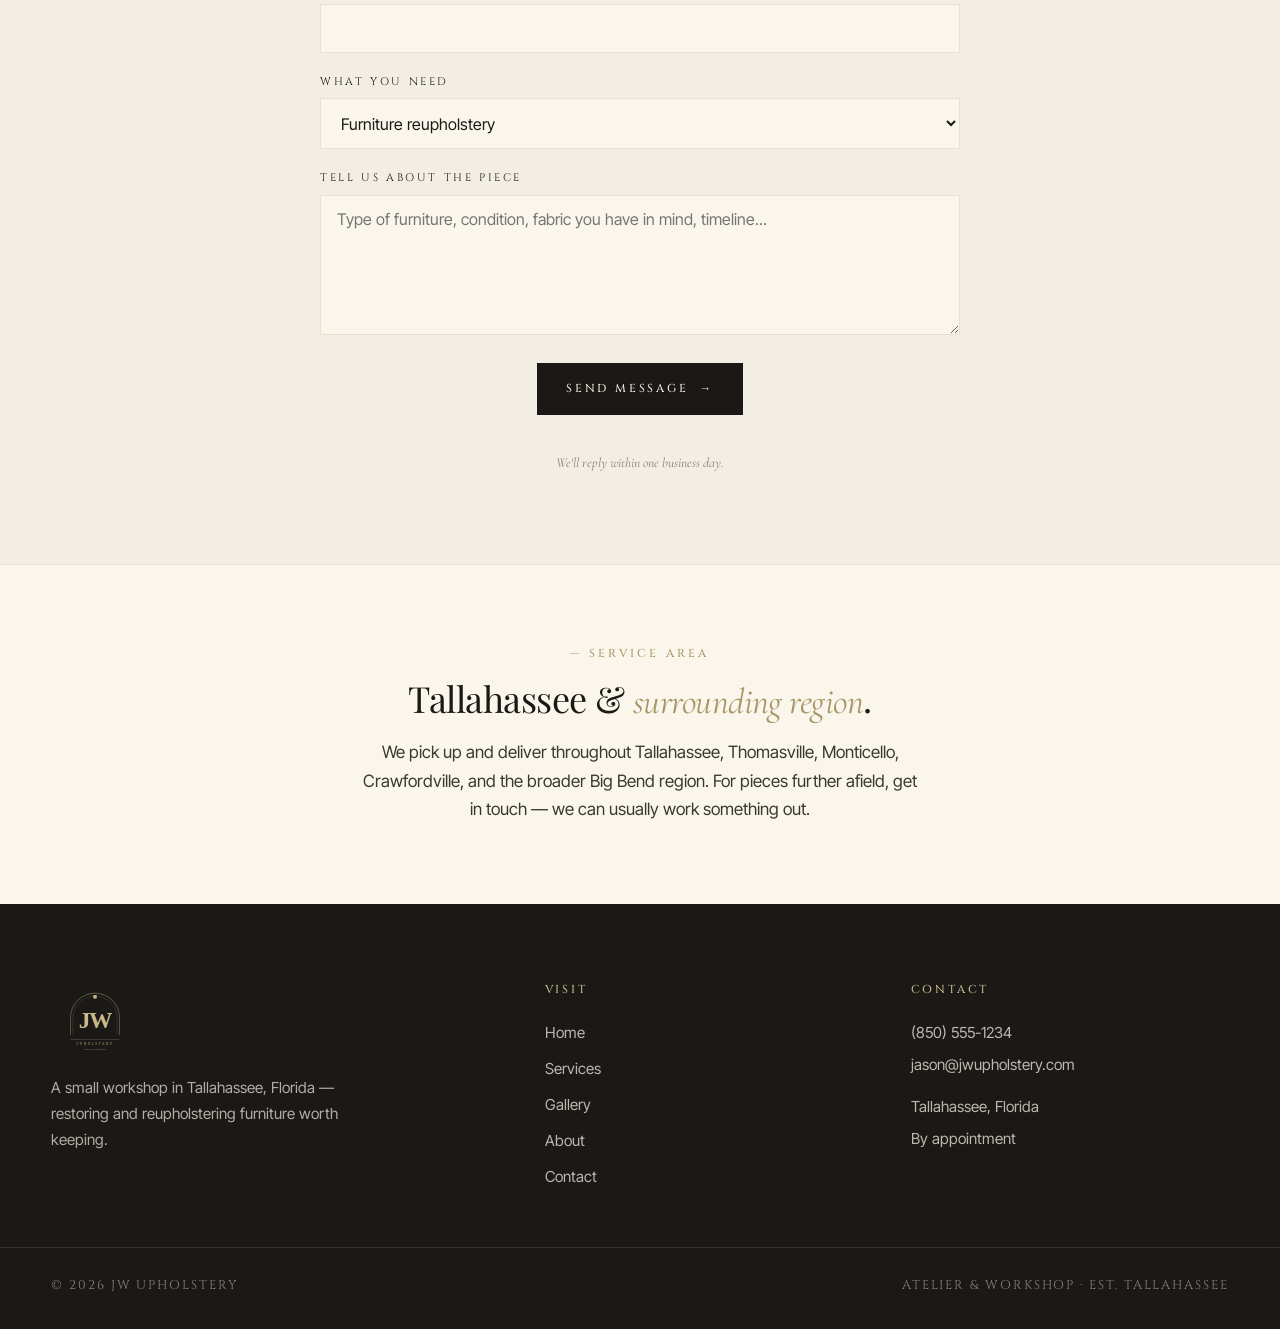
<file: contact.html>
<!DOCTYPE html>
<html lang="en">
<head>
<meta charset="UTF-8">
<meta name="viewport" content="width=device-width, initial-scale=1.0">
<title>Contact — JW Upholstery</title>
<meta name="description" content="Get in touch with JW Upholstery in Tallahassee, Florida. Call, text, or send a message.">
<link rel="icon" type="image/svg+xml" href="assets/logos/favicon.svg">
<link rel="apple-touch-icon" href="assets/logos/apple-touch.png">
<link rel="preconnect" href="https://fonts.googleapis.com">
<link rel="preconnect" href="https://fonts.gstatic.com" crossorigin>
<link href="https://fonts.googleapis.com/css2?family=Cinzel:wght@400;500;600&family=Cormorant+Garamond:ital,wght@0,400;0,500;1,400;1,500&family=Inter+Tight:wght@300;400;500&family=Playfair+Display:ital,wght@0,400;0,500;0,700;1,400&display=swap" rel="stylesheet">
<link rel="stylesheet" href="styles.css">
<style>
  /* Contact hero — phone-first */
  .contact-main {
    padding: clamp(3rem, 6vw, 5rem) 0 clamp(5rem, 9vw, 7rem);
  }

  .contact-grid {
    display: grid;
    grid-template-columns: 1.1fr 1fr;
    gap: clamp(2rem, 5vw, 5rem);
    align-items: start;
  }

  /* Left — call/text card */
  .call-card {
    background: var(--ink);
    color: var(--cream);
    padding: clamp(2.5rem, 5vw, 4rem);
    position: relative;
    overflow: hidden;
  }

  .call-card::before {
    content: "";
    position: absolute;
    top: 1.25rem; left: 1.25rem; right: 1.25rem; bottom: 1.25rem;
    border: 1px solid rgba(200, 184, 138, 0.25);
    pointer-events: none;
  }

  .call-card-inner { position: relative; z-index: 2; }

  .call-card .eyebrow { color: var(--brass); margin-bottom: 1.25rem; }

  .call-card h2 {
    color: var(--cream);
    font-size: clamp(2rem, 4vw, 2.6rem);
    margin-bottom: 1rem;
    line-height: 1.1;
  }
  .call-card h2 em { font-family: var(--font-accent); color: var(--brass); font-style: italic; }

  .call-card p {
    color: rgba(243, 238, 228, 0.78);
    margin-bottom: 2rem;
    font-size: 1.05rem;
  }

  .phone-display {
    font-family: var(--font-display);
    font-size: clamp(2.5rem, 5vw, 3.5rem);
    color: var(--brass);
    line-height: 1;
    margin-bottom: 1rem;
    letter-spacing: -0.01em;
    display: block;
  }

  .phone-display:hover { color: var(--cream); }

  .call-actions {
    display: flex;
    gap: 1rem;
    flex-wrap: wrap;
    margin-top: 2rem;
  }

  .call-actions .btn {
    background: var(--brass);
    border-color: var(--brass);
    color: var(--ink);
  }
  .call-actions .btn:hover { background: transparent; color: var(--brass); }
  .call-actions .btn-ghost {
    background: transparent; color: var(--cream); border-color: rgba(243, 238, 228, 0.35);
  }
  .call-actions .btn-ghost:hover { background: var(--cream); color: var(--ink); border-color: var(--cream); }

  .call-ornament {
    margin-top: 2.5rem;
    display: flex;
    align-items: center;
    gap: 0.75rem;
  }

  .call-ornament-line { width: 60px; height: 1px; background: rgba(200, 184, 138, 0.4); }
  .call-ornament-text {
    font-family: var(--font-sans);
    font-size: 0.65rem;
    letter-spacing: 0.28em;
    text-transform: uppercase;
    color: rgba(200, 184, 138, 0.7);
  }

  /* Right — details + form */
  .info-card { }

  .info-card h3 {
    font-size: 1.3rem;
    margin-bottom: 0.5rem;
    font-family: var(--font-display);
  }

  .info-block {
    padding: 1.75rem 0;
    border-bottom: 1px solid var(--cream-deep);
  }

  .info-block:last-child { border-bottom: none; }

  .info-block .eyebrow {
    margin-bottom: 0.75rem;
  }

  .info-block p, .info-block a {
    font-size: 1.0625rem;
    color: var(--ink);
    line-height: 1.6;
  }

  .info-block a:hover { color: var(--brass-deep); }

  .hours {
    display: grid;
    grid-template-columns: auto 1fr;
    gap: 0.5rem 2rem;
    font-size: 0.98rem;
  }

  .hours dt {
    font-family: var(--font-sans);
    font-size: 0.72rem;
    letter-spacing: 0.22em;
    text-transform: uppercase;
    color: var(--muted);
    align-self: center;
  }

  .hours dd { color: var(--ink); }

  @media (max-width: 860px) {
    .contact-grid { grid-template-columns: 1fr; }
  }

  /* Message form */
  .message-section {
    background: var(--cream);
    padding: clamp(4rem, 7vw, 6rem) 0;
    border-top: 1px solid var(--cream-deep);
    border-bottom: 1px solid var(--cream-deep);
  }

  .message-head { text-align: center; margin-bottom: 3rem; }
  .message-head h2 {
    font-size: clamp(2rem, 4.5vw, 2.75rem);
    margin: 1rem 0 0.5rem;
  }
  .message-head h2 em { font-family: var(--font-accent); color: var(--brass-deep); font-style: italic; }
  .message-head p { max-width: 520px; margin: 0 auto; font-size: 1.05rem; }

  .message-form {
    max-width: 640px;
    margin: 0 auto;
    display: grid;
    gap: 1.25rem;
  }

  .form-row { display: grid; gap: 1.25rem; grid-template-columns: 1fr 1fr; }

  @media (max-width: 580px) { .form-row { grid-template-columns: 1fr; } }

  .form-field { display: flex; flex-direction: column; gap: 0.5rem; }

  .form-field label {
    font-family: var(--font-sans);
    font-size: 0.68rem;
    letter-spacing: 0.24em;
    text-transform: uppercase;
    color: var(--ink);
  }

  .form-field input,
  .form-field select,
  .form-field textarea {
    font-family: var(--font-body);
    font-size: 1rem;
    padding: 0.85rem 1rem;
    border: 1px solid var(--cream-deep);
    background: var(--cream-paper);
    color: var(--ink);
    transition: border-color 0.25s ease;
  }

  .form-field input:focus,
  .form-field select:focus,
  .form-field textarea:focus {
    outline: none;
    border-color: var(--brass-deep);
  }

  .form-field textarea { min-height: 140px; resize: vertical; }

  .form-actions { display: flex; justify-content: center; margin-top: 0.5rem; }

  .form-note {
    text-align: center;
    font-size: 0.85rem;
    color: var(--muted);
    margin-top: 1rem;
    font-family: var(--font-accent);
    font-style: italic;
  }

  /* Service area */
  .area {
    text-align: center;
    padding: clamp(4rem, 7vw, 5rem) var(--pad);
  }

  .area h2 {
    font-size: clamp(1.7rem, 3.5vw, 2.25rem);
    margin: 1rem 0;
  }
  .area h2 em { font-family: var(--font-accent); color: var(--brass-deep); font-style: italic; }
  .area p { max-width: 560px; margin: 0 auto; }
</style>
</head>
<body>

<!-- NAV -->
<nav class="nav" id="nav">
  <div class="nav-inner">
    <a href="index.html" class="nav-brand">
      <img src="assets/logos/horizontal-black.svg" alt="JW Upholstery">
    </a>
    <ul class="nav-links">
      <li><a href="index.html">Home</a></li>
      <li><a href="services.html">Services</a></li>
      <li><a href="gallery.html">Gallery</a></li>
      <li><a href="about.html">About</a></li>
      <li><a href="contact.html" class="active">Contact</a></li>
    </ul>
    <a href="#message" class="nav-cta">Request a Quote</a>
    <button class="nav-toggle" aria-label="Menu" onclick="document.getElementById('nav').classList.toggle('open')">
      <span></span><span></span><span></span>
    </button>
  </div>
</nav>

<!-- HEADER -->
<header class="page-header">
  <div class="wrap">
    <div class="eyebrow fade-up">— Get in Touch</div>
    <h1 class="fade-up d1">The fastest way is a <em>phone call</em>.</h1>
    <p class="fade-up d2">Have a photo of the piece? Even better. Call or text — we usually answer same day.</p>
  </div>
</header>

<!-- MAIN CONTACT -->
<section class="contact-main wrap">
  <div class="contact-grid">

    <!-- Call card -->
    <div class="call-card reveal">
      <div class="call-card-inner">
        <div class="eyebrow">— Call or Text</div>
        <h2>We answer <em>same day</em>.</h2>
        <p>The fastest way to start a project is a phone call. Send a photo of your piece by text and we can usually quote ballpark right away.</p>
        <a href="tel:+18505551234" class="phone-display">(850) 555-1234</a>
        <div class="call-actions">
          <a href="tel:+18505551234" class="btn">Call now <span class="arrow">→</span></a>
          <a href="sms:+18505551234" class="btn btn-ghost">Text us</a>
        </div>
        <div class="call-ornament">
          <span class="call-ornament-line"></span>
          <span class="call-ornament-text">Mon–Fri · 9 to 5</span>
          <span class="call-ornament-line"></span>
        </div>
      </div>
    </div>

    <!-- Info card -->
    <div class="info-card reveal">

      <div class="info-block">
        <div class="eyebrow">— Email</div>
        <p><a href="mailto:jason@jwupholstery.com">jason@jwupholstery.com</a></p>
        <p style="font-size: 0.92rem; color: var(--muted); margin-top: 0.5rem; font-family: var(--font-accent); font-style: italic;">For longer notes, fabric samples, or after-hours questions.</p>
      </div>

      <div class="info-block">
        <div class="eyebrow">— Workshop</div>
        <p>Tallahassee, Florida</p>
        <p style="font-size: 0.92rem; color: var(--muted); margin-top: 0.5rem; font-family: var(--font-accent); font-style: italic;">By appointment — call first.</p>
      </div>

      <div class="info-block">
        <div class="eyebrow">— Hours</div>
        <dl class="hours">
          <dt>Mon–Fri</dt><dd>9:00 — 5:00</dd>
          <dt>Saturday</dt><dd>By appointment</dd>
          <dt>Sunday</dt><dd>Closed</dd>
        </dl>
      </div>

    </div>

  </div>
</section>

<!-- MESSAGE FORM -->
<section class="message-section" id="message">
  <div class="wrap">
    <div class="message-head reveal">
      <div class="eyebrow">— Or send a message</div>
      <h2>Tell us about <em>your piece</em>.</h2>
      <p>Prefer to write? Send a quick message and we'll get back to you within a day.</p>
    </div>

    <form class="message-form reveal" onsubmit="handleSubmit(event)">
      <div class="form-row">
        <div class="form-field">
          <label for="name">Your name</label>
          <input type="text" id="name" name="name" required>
        </div>
        <div class="form-field">
          <label for="phone">Phone</label>
          <input type="tel" id="phone" name="phone">
        </div>
      </div>
      <div class="form-field">
        <label for="email">Email</label>
        <input type="email" id="email" name="email" required>
      </div>
      <div class="form-field">
        <label for="service">What you need</label>
        <select id="service" name="service">
          <option>Furniture reupholstery</option>
          <option>Antique restoration</option>
          <option>Custom headboard or cushions</option>
          <option>Not sure yet</option>
        </select>
      </div>
      <div class="form-field">
        <label for="message">Tell us about the piece</label>
        <textarea id="message" name="message" placeholder="Type of furniture, condition, fabric you have in mind, timeline..." required></textarea>
      </div>
      <div class="form-actions">
        <button type="submit" class="btn">Send message <span class="arrow">→</span></button>
      </div>
      <p class="form-note">We'll reply within one business day.</p>
    </form>
  </div>
</section>

<!-- SERVICE AREA -->
<section class="area">
  <div class="wrap">
    <div class="eyebrow reveal">— Service Area</div>
    <h2 class="reveal">Tallahassee &amp; <em>surrounding region</em>.</h2>
    <p class="reveal">We pick up and deliver throughout Tallahassee, Thomasville, Monticello, Crawfordville, and the broader Big Bend region. For pieces further afield, get in touch — we can usually work something out.</p>
  </div>
</section>

<!-- FOOTER -->
<footer class="footer">
  <div class="footer-inner">
    <div class="footer-brand">
      <img src="assets/logos/full-gold.svg" alt="JW Upholstery">
      <p>A small workshop in Tallahassee, Florida — restoring and reupholstering furniture worth keeping.</p>
    </div>
    <div>
      <h4>Visit</h4>
      <ul>
        <li><a href="index.html">Home</a></li>
        <li><a href="services.html">Services</a></li>
        <li><a href="gallery.html">Gallery</a></li>
        <li><a href="about.html">About</a></li>
        <li><a href="contact.html">Contact</a></li>
      </ul>
    </div>
    <div class="footer-contact">
      <h4>Contact</h4>
      <p><a href="tel:+18505551234">(850) 555-1234</a></p>
      <p><a href="mailto:jason@jwupholstery.com">jason@jwupholstery.com</a></p>
      <p style="margin-top: 1rem;">Tallahassee, Florida</p>
      <p>By appointment</p>
    </div>
  </div>
  <div class="footer-bottom">
    <span>© 2026 JW Upholstery</span>
    <span>Atelier &amp; Workshop · Est. Tallahassee</span>
  </div>
</footer>

<script>
  const io = new IntersectionObserver((entries) => {
    entries.forEach(e => { if (e.isIntersecting) { e.target.classList.add('in'); io.unobserve(e.target); } });
  }, { threshold: 0.15 });
  document.querySelectorAll('.reveal').forEach(el => io.observe(el));

  function handleSubmit(e) {
    e.preventDefault();
    alert("Thanks! Your message would be sent here. Connect this form to your email or a service like Formspree, Netlify Forms, or Vercel Forms when you deploy.");
  }
</script>

</body>
</html>
</file>
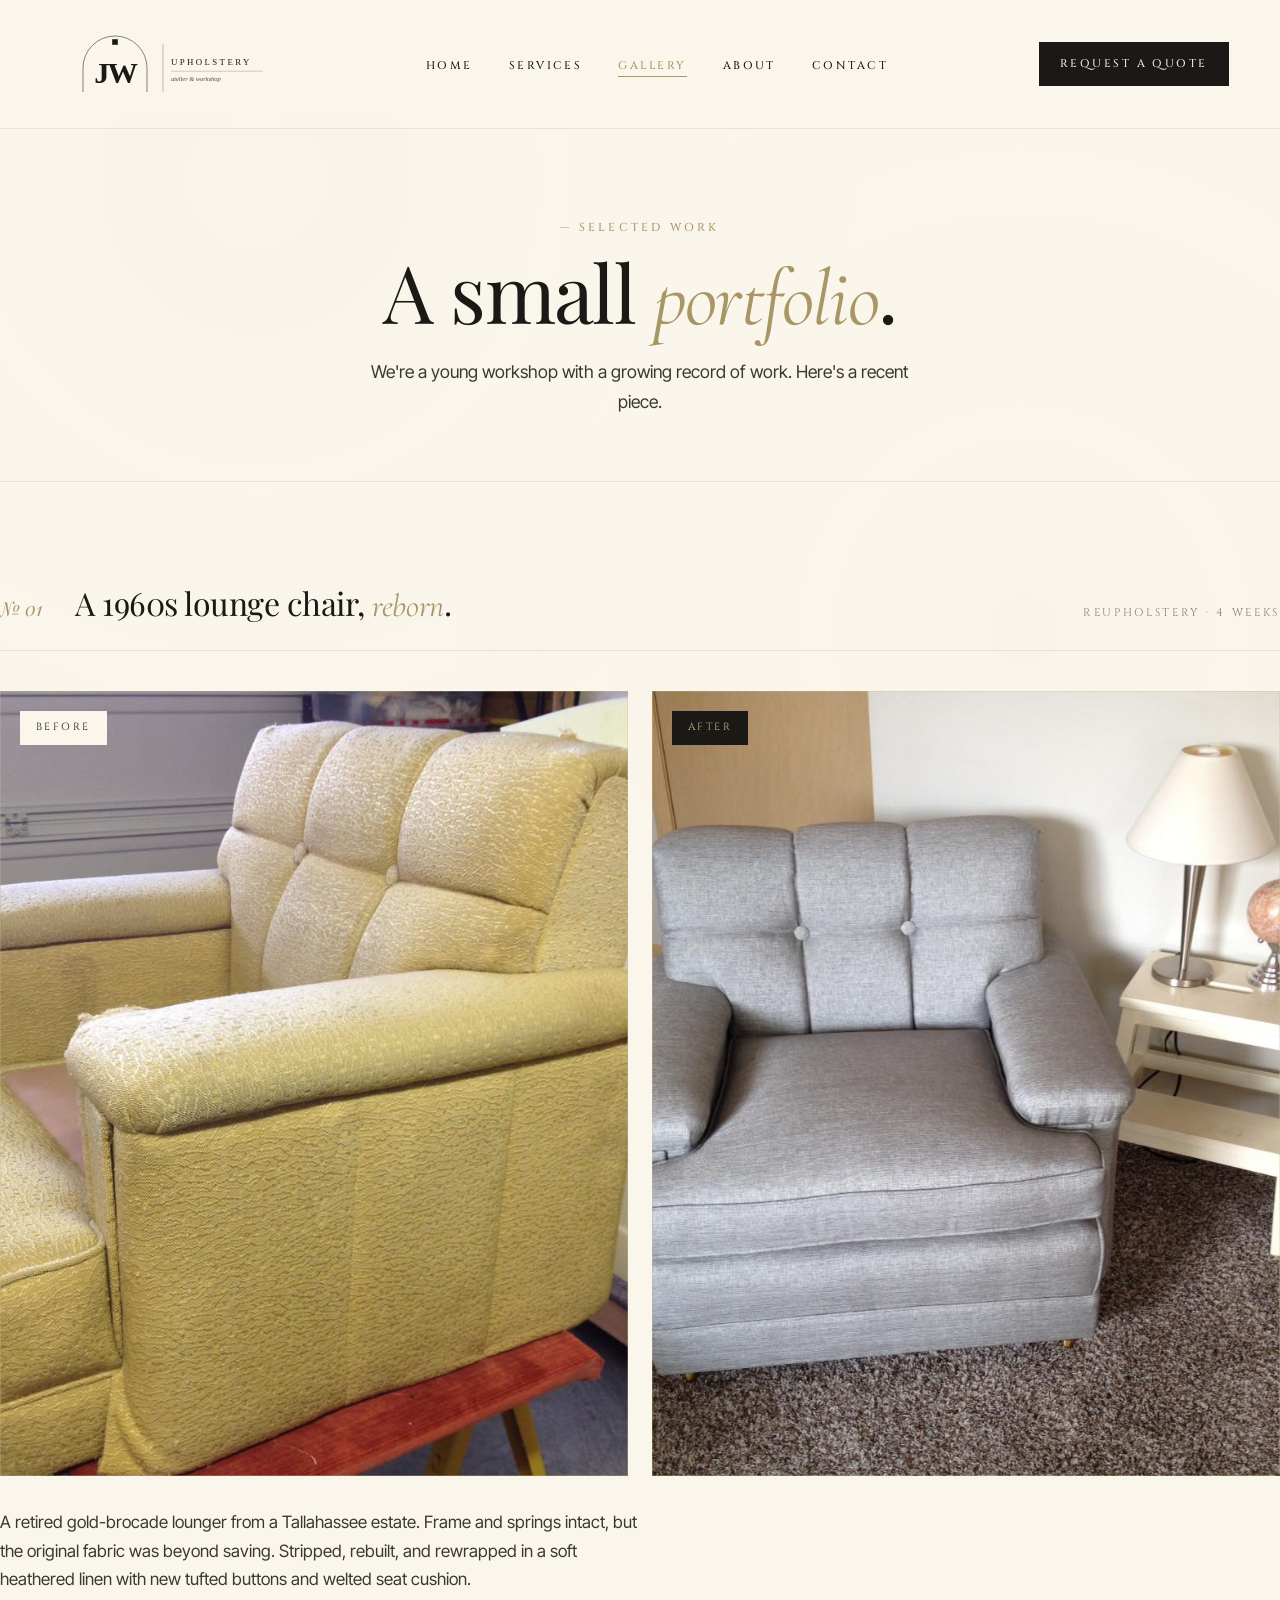
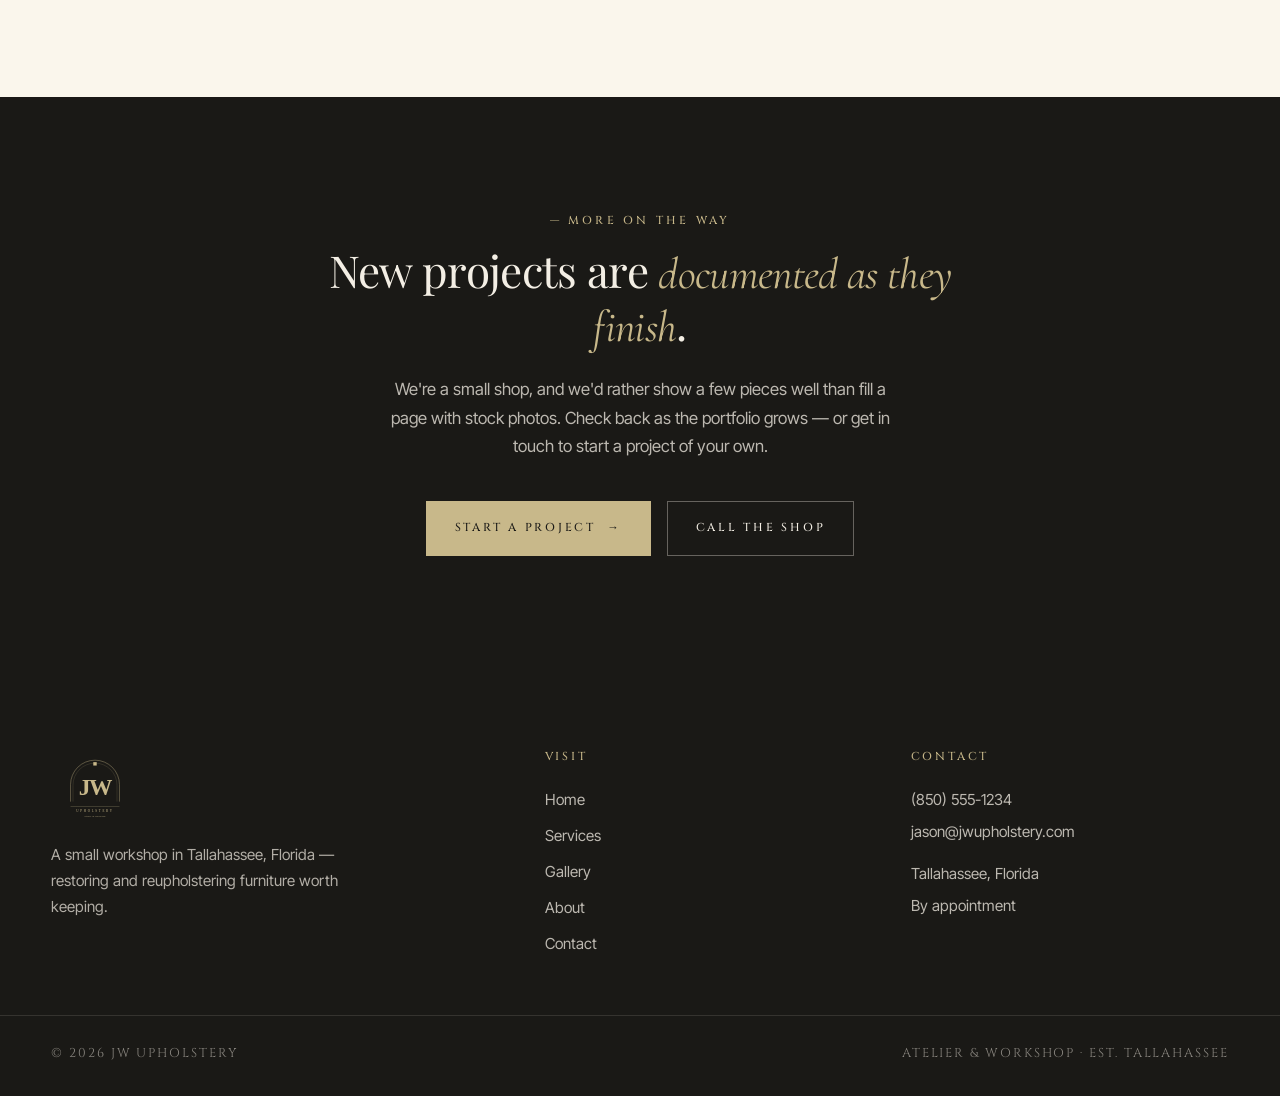
<file: gallery.html>
<!DOCTYPE html>
<html lang="en">
<head>
<meta charset="UTF-8">
<meta name="viewport" content="width=device-width, initial-scale=1.0">
<title>Gallery — JW Upholstery</title>
<meta name="description" content="A portfolio of furniture restoration and reupholstery work from our Tallahassee atelier.">
<link rel="icon" type="image/svg+xml" href="assets/logos/favicon.svg">
<link rel="apple-touch-icon" href="assets/logos/apple-touch.png">
<link rel="preconnect" href="https://fonts.googleapis.com">
<link rel="preconnect" href="https://fonts.gstatic.com" crossorigin>
<link href="https://fonts.googleapis.com/css2?family=Cinzel:wght@400;500;600&family=Cormorant+Garamond:ital,wght@0,400;0,500;1,400;1,500&family=Inter+Tight:wght@300;400;500&family=Playfair+Display:ital,wght@0,400;0,500;0,700;1,400&display=swap" rel="stylesheet">
<link rel="stylesheet" href="styles.css">
<style>
  .featured-project { padding: clamp(4rem, 8vw, 7rem) 0; }

  .featured-meta {
    display: grid;
    grid-template-columns: auto 1fr auto;
    gap: 2rem;
    align-items: baseline;
    padding-bottom: 1.5rem;
    margin-bottom: 2.5rem;
    border-bottom: 1px solid var(--cream-deep);
  }

  .featured-num {
    font-family: var(--font-display);
    font-style: italic;
    font-size: 1.2rem;
    color: var(--brass-deep);
  }

  .featured-title {
    font-family: var(--font-display);
    font-size: clamp(1.5rem, 3vw, 2rem);
    line-height: 1.2;
    font-weight: 400;
  }

  .featured-title em {
    font-family: var(--font-accent);
    color: var(--brass-deep);
    font-style: italic;
  }

  .featured-tag {
    font-family: var(--font-sans);
    font-size: 0.7rem;
    letter-spacing: 0.24em;
    text-transform: uppercase;
    color: var(--muted);
    text-align: right;
  }

  .ba-pair {
    display: grid;
    grid-template-columns: 1fr 1fr;
    gap: clamp(1rem, 2vw, 1.5rem);
  }

  .ba-frame {
    position: relative;
    aspect-ratio: 4 / 5;
    overflow: hidden;
  }

  .ba-frame img {
    width: 100%; height: 100%;
    object-fit: cover;
    transition: transform 1.5s cubic-bezier(0.2, 0.7, 0.3, 1);
  }

  .ba-frame:hover img { transform: scale(1.03); }

  .ba-frame::before {
    content: "";
    position: absolute;
    inset: 0;
    box-shadow: inset 0 0 0 1px rgba(200, 184, 138, 0.3);
    z-index: 2;
    pointer-events: none;
  }

  .ba-tag {
    position: absolute;
    top: 1.25rem;
    left: 1.25rem;
    background: var(--cream-paper);
    color: var(--ink);
    padding: 0.55rem 1rem;
    font-family: var(--font-sans);
    font-size: 0.65rem;
    letter-spacing: 0.24em;
    text-transform: uppercase;
    z-index: 3;
  }

  .ba-tag.after { background: var(--ink); color: var(--brass); }

  .featured-caption {
    margin-top: 2rem;
    max-width: 640px;
  }

  @media (max-width: 720px) {
    .featured-meta { grid-template-columns: auto 1fr; }
    .featured-tag { grid-column: 1 / -1; text-align: left; }
  }

  .more-coming {
    background: var(--ink);
    color: var(--cream);
    padding: clamp(5rem, 9vw, 8rem) 0;
    text-align: center;
  }

  .more-coming .eyebrow { color: var(--brass); }

  .more-coming h2 {
    color: var(--cream);
    font-size: clamp(2rem, 4.5vw, 2.75rem);
    margin: 1rem 0 1.5rem;
    max-width: 640px;
    margin-left: auto;
    margin-right: auto;
  }

  .more-coming h2 em {
    font-family: var(--font-accent);
    color: var(--brass);
    font-style: italic;
  }

  .more-coming p {
    color: rgba(243, 238, 228, 0.75);
    max-width: 520px;
    margin: 0 auto 2.5rem;
    font-size: 1.05rem;
  }

  .more-coming-actions {
    display: inline-flex;
    gap: 1rem;
    flex-wrap: wrap;
    justify-content: center;
  }

  .more-coming .btn {
    background: var(--brass);
    border-color: var(--brass);
    color: var(--ink);
  }
  .more-coming .btn:hover { background: transparent; color: var(--brass); }

  .more-coming .btn-ghost {
    background: transparent;
    color: var(--cream);
    border-color: rgba(243, 238, 228, 0.35);
  }
  .more-coming .btn-ghost:hover { background: var(--cream); color: var(--ink); border-color: var(--cream); }
</style>
</head>
<body>

<nav class="nav" id="nav">
  <div class="nav-inner">
    <a href="index.html" class="nav-brand">
      <img src="assets/logos/horizontal-black.svg" alt="JW Upholstery">
    </a>
    <ul class="nav-links">
      <li><a href="index.html">Home</a></li>
      <li><a href="services.html">Services</a></li>
      <li><a href="gallery.html" class="active">Gallery</a></li>
      <li><a href="about.html">About</a></li>
      <li><a href="contact.html">Contact</a></li>
    </ul>
    <a href="contact.html" class="nav-cta">Request a Quote</a>
    <button class="nav-toggle" aria-label="Menu" onclick="document.getElementById('nav').classList.toggle('open')">
      <span></span><span></span><span></span>
    </button>
  </div>
</nav>

<header class="page-header">
  <div class="wrap">
    <div class="eyebrow fade-up">— Selected Work</div>
    <h1 class="fade-up d1">A small <em>portfolio</em>.</h1>
    <p class="fade-up d2">We're a young workshop with a growing record of work. Here's a recent piece.</p>
  </div>
</header>

<section class="featured-project wrap">
  <div class="featured-meta reveal">
    <span class="featured-num">№ 01</span>
    <h2 class="featured-title">A 1960s lounge chair, <em>reborn</em>.</h2>
    <span class="featured-tag">Reupholstery · 4 Weeks</span>
  </div>

  <div class="ba-pair">
    <div class="ba-frame reveal">
      <span class="ba-tag">Before</span>
      <img src="assets/photos/gold-chair-before.jpg" alt="A vintage gold brocade armchair in worn condition">
    </div>
    <div class="ba-frame reveal">
      <span class="ba-tag after">After</span>
      <img src="assets/photos/grey-chair-after-2.jpg" alt="The same armchair after restoration, rewrapped in heathered grey linen">
    </div>
  </div>

  <p class="featured-caption reveal">A retired gold-brocade lounger from a Tallahassee estate. Frame and springs intact, but the original fabric was beyond saving. Stripped, rebuilt, and rewrapped in a soft heathered linen with new tufted buttons and welted seat cushion.</p>
</section>

<section class="more-coming">
  <div class="wrap">
    <div class="eyebrow reveal">— More on the way</div>
    <h2 class="reveal">New projects are <em>documented as they finish</em>.</h2>
    <p class="reveal">We're a small shop, and we'd rather show a few pieces well than fill a page with stock photos. Check back as the portfolio grows — or get in touch to start a project of your own.</p>
    <div class="more-coming-actions">
      <a href="contact.html" class="btn reveal">Start a project <span class="arrow">→</span></a>
      <a href="tel:+18505551234" class="btn btn-ghost reveal">Call the shop</a>
    </div>
  </div>
</section>

<footer class="footer">
  <div class="footer-inner">
    <div class="footer-brand">
      <img src="assets/logos/full-gold.svg" alt="JW Upholstery">
      <p>A small workshop in Tallahassee, Florida — restoring and reupholstering furniture worth keeping.</p>
    </div>
    <div>
      <h4>Visit</h4>
      <ul>
        <li><a href="index.html">Home</a></li>
        <li><a href="services.html">Services</a></li>
        <li><a href="gallery.html">Gallery</a></li>
        <li><a href="about.html">About</a></li>
        <li><a href="contact.html">Contact</a></li>
      </ul>
    </div>
    <div class="footer-contact">
      <h4>Contact</h4>
      <p><a href="tel:+18505551234">(850) 555-1234</a></p>
      <p><a href="mailto:jason@jwupholstery.com">jason@jwupholstery.com</a></p>
      <p style="margin-top: 1rem;">Tallahassee, Florida</p>
      <p>By appointment</p>
    </div>
  </div>
  <div class="footer-bottom">
    <span>© 2026 JW Upholstery</span>
    <span>Atelier &amp; Workshop · Est. Tallahassee</span>
  </div>
</footer>

<script>
  const io = new IntersectionObserver((entries) => {
    entries.forEach(e => { if (e.isIntersecting) { e.target.classList.add('in'); io.unobserve(e.target); } });
  }, { threshold: 0.15 });
  document.querySelectorAll('.reveal').forEach(el => io.observe(el));
</script>

</body>
</html>
</file>
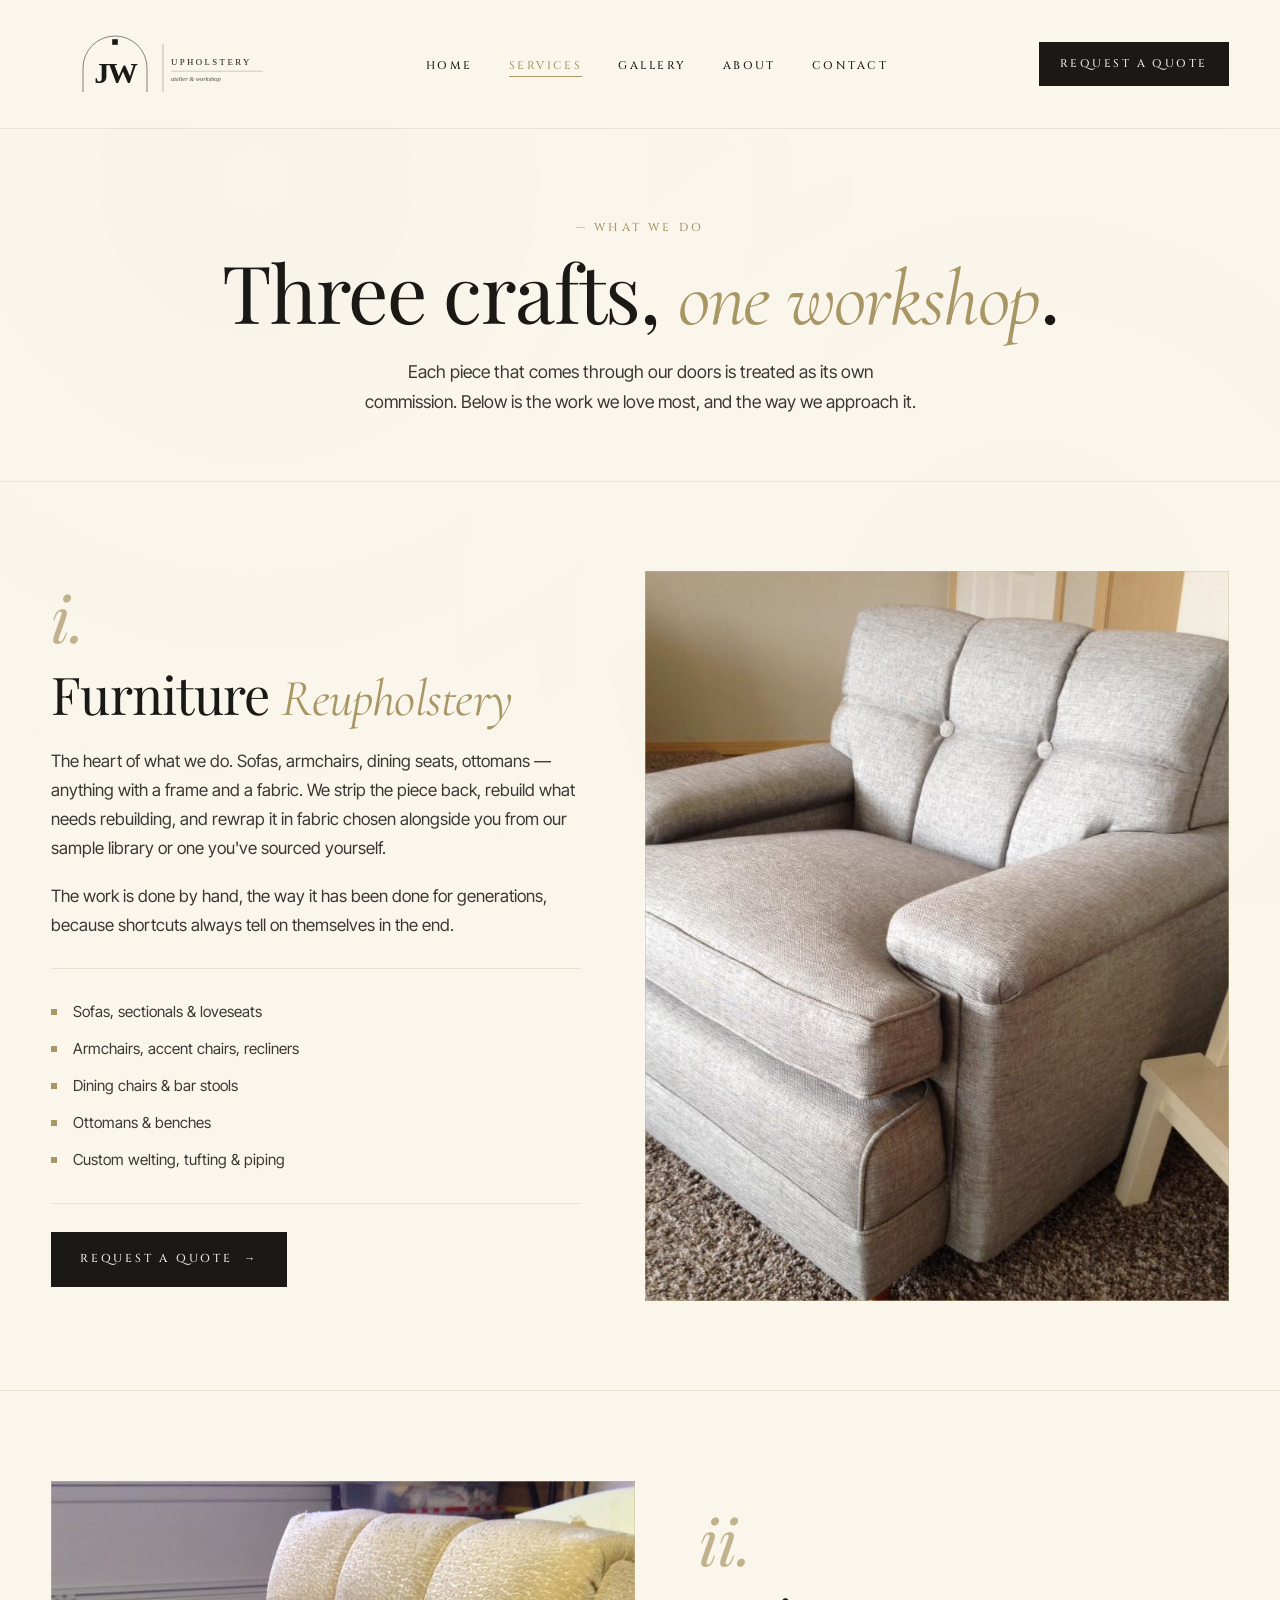
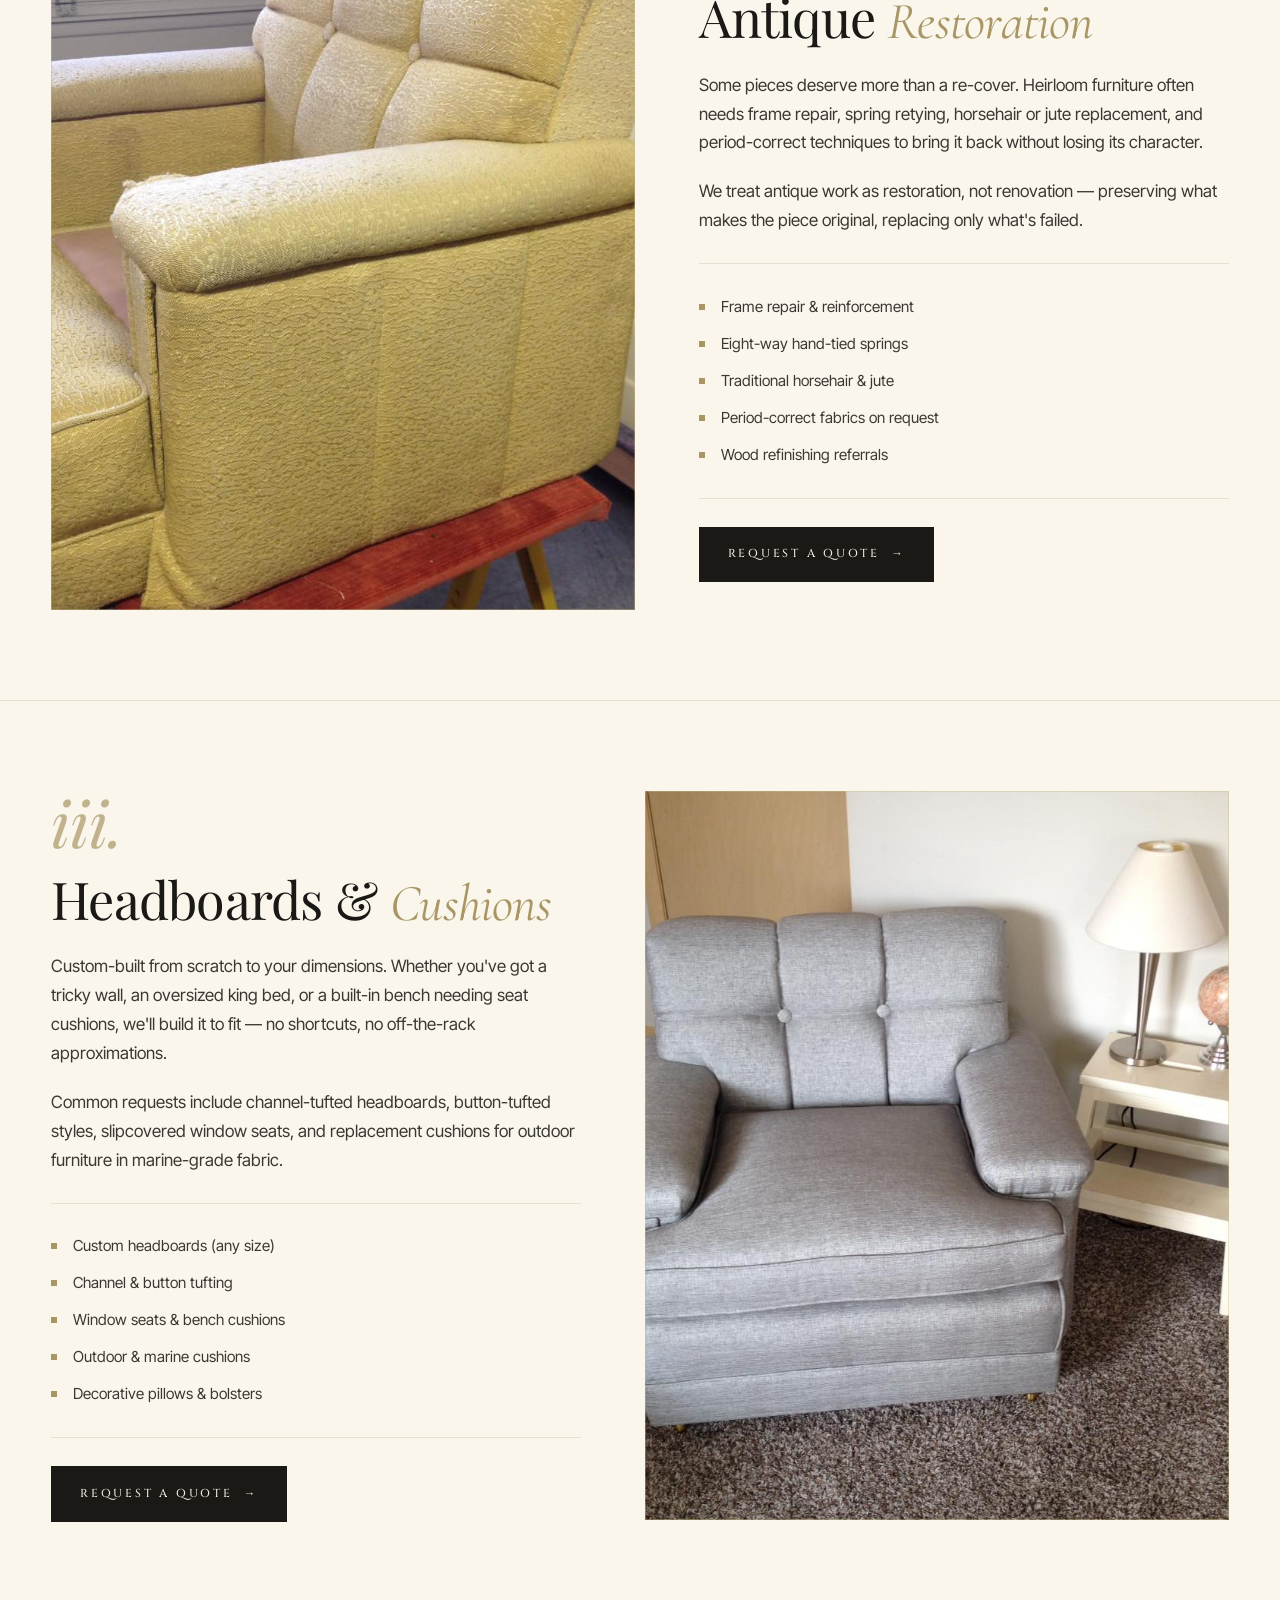
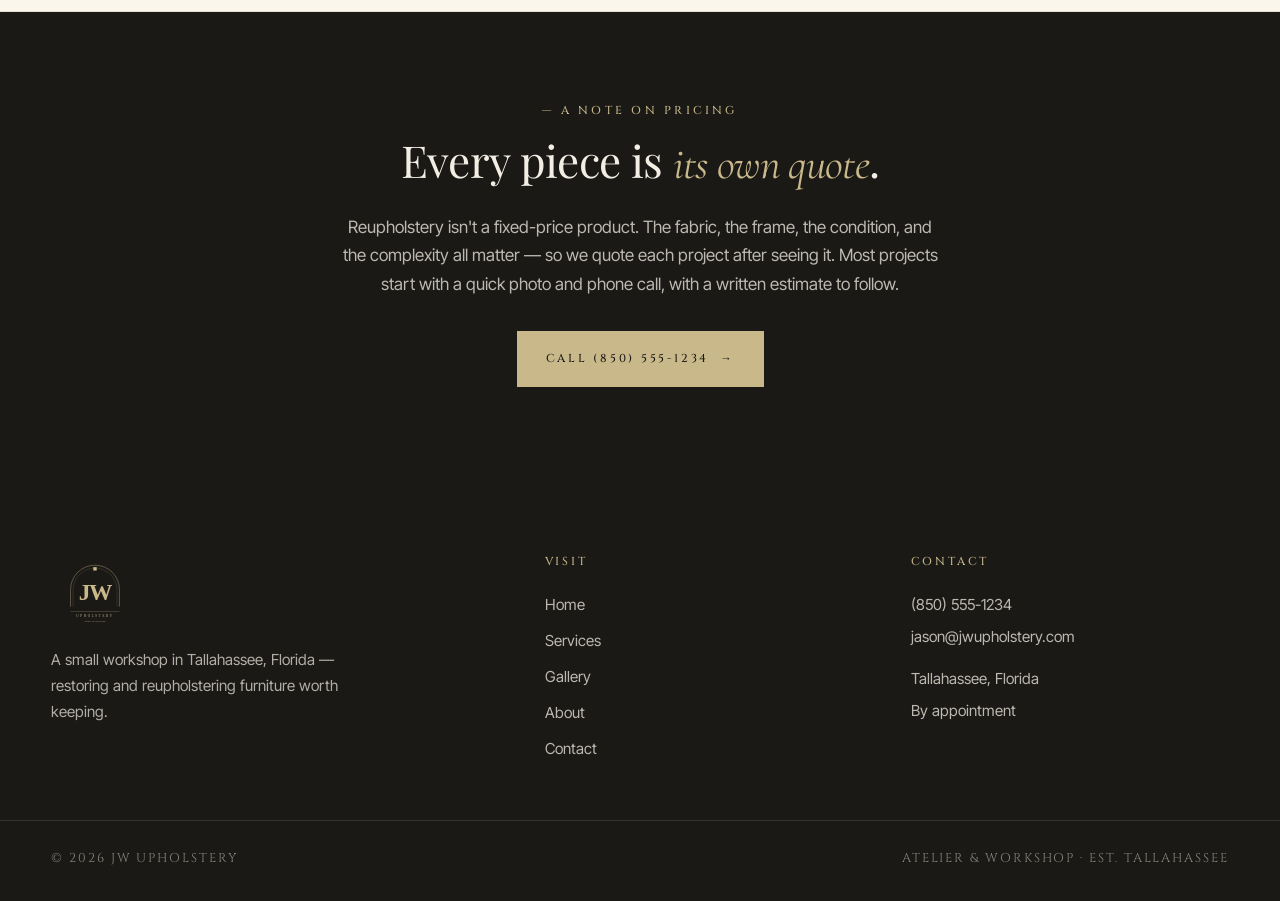
<file: services.html>
<!DOCTYPE html>
<html lang="en">
<head>
<meta charset="UTF-8">
<meta name="viewport" content="width=device-width, initial-scale=1.0">
<title>Services — JW Upholstery</title>
<meta name="description" content="Furniture reupholstery, antique restoration, custom headboards and cushions — handcrafted in Tallahassee, Florida.">
<link rel="icon" type="image/svg+xml" href="assets/logos/favicon.svg">
<link rel="apple-touch-icon" href="assets/logos/apple-touch.png">
<link rel="preconnect" href="https://fonts.googleapis.com">
<link rel="preconnect" href="https://fonts.gstatic.com" crossorigin>
<link href="https://fonts.googleapis.com/css2?family=Cinzel:wght@400;500;600&family=Cormorant+Garamond:ital,wght@0,400;0,500;1,400;1,500&family=Inter+Tight:wght@300;400;500&family=Playfair+Display:ital,wght@0,400;0,500;0,700;1,400&display=swap" rel="stylesheet">
<link rel="stylesheet" href="styles.css">
<style>
  .service-block {
    padding: clamp(4rem, 7vw, 6rem) 0;
    border-bottom: 1px solid var(--cream-deep);
  }
  .service-block:last-of-type { border-bottom: none; }

  .service-inner {
    display: grid;
    grid-template-columns: 1fr 1.1fr;
    gap: clamp(2rem, 5vw, 5rem);
    align-items: center;
  }

  .service-block:nth-of-type(even) .service-inner {
    grid-template-columns: 1.1fr 1fr;
  }

  .service-block:nth-of-type(even) .service-image { order: -1; }

  .service-image {
    aspect-ratio: 4 / 5;
    overflow: hidden;
    position: relative;
  }

  .service-image img {
    width: 100%; height: 100%; object-fit: cover;
    transition: transform 1.5s cubic-bezier(0.2, 0.7, 0.3, 1);
  }

  .service-image:hover img { transform: scale(1.04); }

  .service-image::before {
    content: "";
    position: absolute;
    inset: 0;
    box-shadow: inset 0 0 0 1px rgba(200, 184, 138, 0.4);
    z-index: 2;
  }

  .service-num-large {
    font-family: var(--font-display);
    font-style: italic;
    font-size: 4rem;
    color: var(--brass-deep);
    line-height: 1;
    margin-bottom: 1rem;
    opacity: 0.7;
  }

  .service-content h2 {
    font-size: clamp(2.25rem, 5vw, 3.25rem);
    margin: 0.5rem 0 1.25rem;
  }

  .service-content h2 em {
    font-family: var(--font-accent);
    color: var(--brass-deep);
    font-style: italic;
  }

  .service-content p {
    font-size: 1.0625rem;
    margin-bottom: 1.25rem;
  }

  .service-includes {
    list-style: none;
    margin: 1.75rem 0;
    padding: 1.5rem 0;
    border-top: 1px solid var(--cream-deep);
    border-bottom: 1px solid var(--cream-deep);
  }

  .service-includes li {
    font-family: var(--font-body);
    font-size: 0.95rem;
    color: var(--ink-soft);
    padding: 0.4rem 0;
    display: flex;
    align-items: center;
    gap: 1rem;
  }

  .service-includes li::before {
    content: "";
    width: 6px; height: 6px;
    background: var(--brass-deep);
    flex-shrink: 0;
  }

  @media (max-width: 860px) {
    .service-inner, .service-block:nth-of-type(even) .service-inner {
      grid-template-columns: 1fr;
    }
    .service-block:nth-of-type(even) .service-image { order: 0; }
  }

  /* Pricing note */
  .pricing-note {
    background: var(--ink);
    color: var(--cream);
    padding: clamp(4rem, 7vw, 6rem) 0;
    text-align: center;
  }

  .pricing-note .eyebrow { color: var(--brass); }
  .pricing-note h2 {
    color: var(--cream);
    font-size: clamp(2rem, 4.5vw, 2.75rem);
    margin: 1rem 0 1.5rem;
  }
  .pricing-note h2 em { font-family: var(--font-accent); color: var(--brass); font-style: italic; }
  .pricing-note p {
    color: rgba(243, 238, 228, 0.75);
    max-width: 600px;
    margin: 0 auto 2rem;
    font-size: 1.0625rem;
  }
  .pricing-note .btn { background: var(--brass); border-color: var(--brass); color: var(--ink); }
  .pricing-note .btn:hover { background: transparent; color: var(--brass); }
</style>
</head>
<body>

<!-- NAV -->
<nav class="nav" id="nav">
  <div class="nav-inner">
    <a href="index.html" class="nav-brand">
      <img src="assets/logos/horizontal-black.svg" alt="JW Upholstery">
    </a>
    <ul class="nav-links">
      <li><a href="index.html">Home</a></li>
      <li><a href="services.html" class="active">Services</a></li>
      <li><a href="gallery.html">Gallery</a></li>
      <li><a href="about.html">About</a></li>
      <li><a href="contact.html">Contact</a></li>
    </ul>
    <a href="contact.html" class="nav-cta">Request a Quote</a>
    <button class="nav-toggle" aria-label="Menu" onclick="document.getElementById('nav').classList.toggle('open')">
      <span></span><span></span><span></span>
    </button>
  </div>
</nav>

<!-- HEADER -->
<header class="page-header">
  <div class="wrap">
    <div class="eyebrow fade-up">— What We Do</div>
    <h1 class="fade-up d1">Three crafts, <em>one workshop</em>.</h1>
    <p class="fade-up d2">Each piece that comes through our doors is treated as its own commission. Below is the work we love most, and the way we approach it.</p>
  </div>
</header>

<!-- REUPHOLSTERY -->
<section id="reupholstery" class="service-block">
  <div class="wrap">
    <div class="service-inner">
      <div class="service-content reveal">
        <div class="service-num-large">i.</div>
        <h2>Furniture <em>Reupholstery</em></h2>
        <p>The heart of what we do. Sofas, armchairs, dining seats, ottomans — anything with a frame and a fabric. We strip the piece back, rebuild what needs rebuilding, and rewrap it in fabric chosen alongside you from our sample library or one you've sourced yourself.</p>
        <p>The work is done by hand, the way it has been done for generations, because shortcuts always tell on themselves in the end.</p>
        <ul class="service-includes">
          <li>Sofas, sectionals &amp; loveseats</li>
          <li>Armchairs, accent chairs, recliners</li>
          <li>Dining chairs &amp; bar stools</li>
          <li>Ottomans &amp; benches</li>
          <li>Custom welting, tufting &amp; piping</li>
        </ul>
        <a href="contact.html" class="btn">Request a quote <span class="arrow">→</span></a>
      </div>
      <div class="service-image reveal">
        <img src="assets/photos/grey-chair-after-1.jpg" alt="Custom reupholstered armchair in heathered grey linen">
      </div>
    </div>
  </div>
</section>

<!-- RESTORATION -->
<section id="restoration" class="service-block">
  <div class="wrap">
    <div class="service-inner">
      <div class="service-content reveal">
        <div class="service-num-large">ii.</div>
        <h2>Antique <em>Restoration</em></h2>
        <p>Some pieces deserve more than a re-cover. Heirloom furniture often needs frame repair, spring retying, horsehair or jute replacement, and period-correct techniques to bring it back without losing its character.</p>
        <p>We treat antique work as restoration, not renovation — preserving what makes the piece original, replacing only what's failed.</p>
        <ul class="service-includes">
          <li>Frame repair &amp; reinforcement</li>
          <li>Eight-way hand-tied springs</li>
          <li>Traditional horsehair &amp; jute</li>
          <li>Period-correct fabrics on request</li>
          <li>Wood refinishing referrals</li>
        </ul>
        <a href="contact.html" class="btn">Request a quote <span class="arrow">→</span></a>
      </div>
      <div class="service-image reveal">
        <img src="assets/photos/gold-chair-before.jpg" alt="Vintage armchair awaiting restoration">
      </div>
    </div>
  </div>
</section>

<!-- HEADBOARDS -->
<section id="headboards" class="service-block">
  <div class="wrap">
    <div class="service-inner">
      <div class="service-content reveal">
        <div class="service-num-large">iii.</div>
        <h2>Headboards &amp; <em>Cushions</em></h2>
        <p>Custom-built from scratch to your dimensions. Whether you've got a tricky wall, an oversized king bed, or a built-in bench needing seat cushions, we'll build it to fit — no shortcuts, no off-the-rack approximations.</p>
        <p>Common requests include channel-tufted headboards, button-tufted styles, slipcovered window seats, and replacement cushions for outdoor furniture in marine-grade fabric.</p>
        <ul class="service-includes">
          <li>Custom headboards (any size)</li>
          <li>Channel &amp; button tufting</li>
          <li>Window seats &amp; bench cushions</li>
          <li>Outdoor &amp; marine cushions</li>
          <li>Decorative pillows &amp; bolsters</li>
        </ul>
        <a href="contact.html" class="btn">Request a quote <span class="arrow">→</span></a>
      </div>
      <div class="service-image reveal">
        <img src="assets/photos/grey-chair-after-2.jpg" alt="Tufted detail on a custom-built upholstered piece">
      </div>
    </div>
  </div>
</section>

<!-- PRICING NOTE -->
<section class="pricing-note">
  <div class="wrap">
    <div class="eyebrow reveal">— A note on pricing</div>
    <h2 class="reveal">Every piece is <em>its own quote</em>.</h2>
    <p class="reveal">Reupholstery isn't a fixed-price product. The fabric, the frame, the condition, and the complexity all matter — so we quote each project after seeing it. Most projects start with a quick photo and phone call, with a written estimate to follow.</p>
    <a href="tel:+18505551234" class="btn reveal">Call (850) 555-1234 <span class="arrow">→</span></a>
  </div>
</section>

<!-- FOOTER -->
<footer class="footer">
  <div class="footer-inner">
    <div class="footer-brand">
      <img src="assets/logos/full-gold.svg" alt="JW Upholstery">
      <p>A small workshop in Tallahassee, Florida — restoring and reupholstering furniture worth keeping.</p>
    </div>
    <div>
      <h4>Visit</h4>
      <ul>
        <li><a href="index.html">Home</a></li>
        <li><a href="services.html">Services</a></li>
        <li><a href="gallery.html">Gallery</a></li>
        <li><a href="about.html">About</a></li>
        <li><a href="contact.html">Contact</a></li>
      </ul>
    </div>
    <div class="footer-contact">
      <h4>Contact</h4>
      <p><a href="tel:+18505551234">(850) 555-1234</a></p>
      <p><a href="mailto:jason@jwupholstery.com">jason@jwupholstery.com</a></p>
      <p style="margin-top: 1rem;">Tallahassee, Florida</p>
      <p>By appointment</p>
    </div>
  </div>
  <div class="footer-bottom">
    <span>© 2026 JW Upholstery</span>
    <span>Atelier &amp; Workshop · Est. Tallahassee</span>
  </div>
</footer>

<script>
  const io = new IntersectionObserver((entries) => {
    entries.forEach(e => { if (e.isIntersecting) { e.target.classList.add('in'); io.unobserve(e.target); } });
  }, { threshold: 0.15 });
  document.querySelectorAll('.reveal').forEach(el => io.observe(el));
</script>

</body>
</html>
</file>
<file: styles.css>
/* ============================================
   JW UPHOLSTERY — Brand styles
   ============================================ */

:root {
  --brass: #C8B88A;
  --brass-deep: #A89665;
  --ink: #1A1916;
  --ink-soft: #3A3833;
  --cream: #F3EEE4;
  --cream-deep: #E8E0D0;
  --cream-paper: #FAF6EC;
  --muted: #8A8275;

  --font-display: "Playfair Display", "Cormorant Garamond", Georgia, serif;
  --font-accent: "Cormorant Garamond", Georgia, serif;
  --font-sans: "Cinzel", "Trajan Pro", Georgia, serif;
  --font-body: "Inter Tight", "Inter", -apple-system, BlinkMacSystemFont, sans-serif;

  --max: 1280px;
  --pad: clamp(1.5rem, 4vw, 4rem);
}

*,
*::before,
*::after { box-sizing: border-box; margin: 0; padding: 0; }

html {
  scroll-behavior: smooth;
  -webkit-text-size-adjust: 100%;
}

body {
  font-family: var(--font-body);
  background: var(--cream-paper);
  color: var(--ink);
  line-height: 1.6;
  font-weight: 400;
  -webkit-font-smoothing: antialiased;
  text-rendering: optimizeLegibility;
  overflow-x: hidden;
}

/* Subtle paper grain */
body::before {
  content: "";
  position: fixed;
  inset: 0;
  pointer-events: none;
  z-index: 1;
  opacity: 0.4;
  mix-blend-mode: multiply;
  background-image:
    radial-gradient(circle at 20% 20%, rgba(168, 150, 101, 0.04) 0%, transparent 50%),
    radial-gradient(circle at 80% 70%, rgba(168, 150, 101, 0.03) 0%, transparent 50%);
}

img { display: block; max-width: 100%; height: auto; }

a { color: inherit; text-decoration: none; }

/* ============================================
   TYPOGRAPHY
   ============================================ */

.display {
  font-family: var(--font-display);
  font-weight: 400;
  line-height: 1.05;
  letter-spacing: -0.015em;
}

.eyebrow {
  font-family: var(--font-sans);
  font-size: 0.72rem;
  font-weight: 500;
  letter-spacing: 0.28em;
  text-transform: uppercase;
  color: var(--brass-deep);
}

.italic-accent {
  font-family: var(--font-accent);
  font-style: italic;
  font-weight: 400;
}

h1 { font-family: var(--font-display); font-weight: 400; line-height: 1.05; letter-spacing: -0.02em; }
h2 { font-family: var(--font-display); font-weight: 400; line-height: 1.1; letter-spacing: -0.015em; }
h3 { font-family: var(--font-display); font-weight: 400; line-height: 1.2; }

p { font-size: 1.0625rem; line-height: 1.7; color: var(--ink-soft); }

/* ============================================
   LAYOUT
   ============================================ */

.wrap {
  max-width: var(--max);
  margin: 0 auto;
  padding-left: var(--pad);
  padding-right: var(--pad);
  position: relative;
  z-index: 2;
}

section { padding: clamp(4rem, 8vw, 7rem) 0; position: relative; z-index: 2; }

/* ============================================
   NAV
   ============================================ */

.nav {
  position: sticky;
  top: 0;
  z-index: 50;
  background: rgba(250, 246, 236, 0.92);
  backdrop-filter: blur(10px);
  -webkit-backdrop-filter: blur(10px);
  border-bottom: 1px solid rgba(26, 25, 22, 0.08);
}

.nav-inner {
  max-width: var(--max);
  margin: 0 auto;
  padding: 1.25rem var(--pad);
  display: flex;
  align-items: center;
  justify-content: space-between;
  gap: 2rem;
}

.nav-brand {
  display: flex;
  align-items: center;
  gap: 0.75rem;
}

.nav-brand img { height: 88px; width: auto; max-width: 60vw; }

.nav-links {
  display: flex;
  align-items: center;
  gap: 2.25rem;
  list-style: none;
}

.nav-links a {
  font-family: var(--font-sans);
  font-size: 0.7rem;
  letter-spacing: 0.22em;
  text-transform: uppercase;
  font-weight: 500;
  color: var(--ink);
  position: relative;
  padding: 0.25rem 0;
  transition: color 0.3s ease;
}

.nav-links a::after {
  content: "";
  position: absolute;
  bottom: 0;
  left: 0;
  right: 0;
  height: 1px;
  background: var(--brass-deep);
  transform: scaleX(0);
  transform-origin: right;
  transition: transform 0.4s cubic-bezier(0.7, 0, 0.3, 1);
}

.nav-links a:hover::after,
.nav-links a.active::after { transform: scaleX(1); transform-origin: left; }
.nav-links a.active { color: var(--brass-deep); }

.nav-cta {
  font-family: var(--font-sans);
  font-size: 0.7rem;
  letter-spacing: 0.22em;
  text-transform: uppercase;
  font-weight: 500;
  padding: 0.75rem 1.25rem;
  border: 1px solid var(--ink);
  background: var(--ink);
  color: var(--cream);
  transition: background 0.3s, color 0.3s;
}

.nav-cta:hover { background: var(--brass-deep); border-color: var(--brass-deep); color: var(--ink); }

/* Mobile menu */
.nav-toggle { display: none; background: none; border: 0; cursor: pointer; padding: 0.5rem; }
.nav-toggle span { display: block; width: 22px; height: 1.5px; background: var(--ink); margin: 5px 0; transition: 0.3s; }

@media (max-width: 860px) {
  .nav-links, .nav-cta { display: none; }
  .nav-toggle { display: block; }

  .nav.open .nav-links {
    display: flex;
    position: absolute;
    top: 100%; left: 0; right: 0;
    flex-direction: column;
    background: var(--cream-paper);
    padding: 2rem var(--pad);
    border-bottom: 1px solid rgba(26, 25, 22, 0.08);
    gap: 1.5rem;
    align-items: flex-start;
  }
  .nav.open .nav-cta { display: inline-block; align-self: flex-start; margin-top: 1rem; }
  .nav.open .nav-toggle span:first-child { transform: translateY(7px) rotate(45deg); }
  .nav.open .nav-toggle span:nth-child(2) { opacity: 0; }
  .nav.open .nav-toggle span:last-child { transform: translateY(-7px) rotate(-45deg); }
}

/* ============================================
   BUTTONS
   ============================================ */

.btn {
  display: inline-flex;
  align-items: center;
  gap: 0.7rem;
  font-family: var(--font-sans);
  font-size: 0.72rem;
  letter-spacing: 0.24em;
  text-transform: uppercase;
  font-weight: 500;
  padding: 1.1rem 1.75rem;
  border: 1px solid var(--ink);
  background: var(--ink);
  color: var(--cream);
  cursor: pointer;
  transition: all 0.3s ease;
}

.btn:hover {
  background: transparent;
  color: var(--ink);
}

.btn-ghost {
  background: transparent;
  color: var(--ink);
}

.btn-ghost:hover { background: var(--ink); color: var(--cream); }

.btn-gold {
  border-color: var(--brass-deep);
  background: var(--brass-deep);
  color: var(--ink);
}

.btn-gold:hover {
  background: transparent;
  color: var(--ink);
}

.btn .arrow {
  display: inline-block;
  transition: transform 0.3s ease;
}

.btn:hover .arrow { transform: translateX(4px); }

/* ============================================
   FOOTER
   ============================================ */

.footer {
  background: var(--ink);
  color: var(--cream);
  padding: clamp(3.5rem, 6vw, 5rem) 0 2rem;
  position: relative;
  z-index: 2;
}

.footer-inner {
  max-width: var(--max);
  margin: 0 auto;
  padding: 0 var(--pad);
  display: grid;
  grid-template-columns: 1.4fr 1fr 1fr;
  gap: 3rem;
  align-items: start;
}

.footer-brand img { height: 78px; width: auto; margin-bottom: 1rem; }
.footer-brand p { color: rgba(243, 238, 228, 0.7); font-size: 0.95rem; max-width: 340px; }

.footer h4 {
  font-family: var(--font-sans);
  font-size: 0.72rem;
  font-weight: 500;
  letter-spacing: 0.24em;
  text-transform: uppercase;
  color: var(--brass);
  margin-bottom: 1.25rem;
}

.footer ul { list-style: none; }
.footer li { margin-bottom: 0.65rem; }
.footer li a, .footer-contact p {
  color: rgba(243, 238, 228, 0.75);
  font-size: 0.95rem;
  transition: color 0.25s ease;
}
.footer li a:hover { color: var(--brass); }
.footer-contact p { margin-bottom: 0.4rem; }

.footer-bottom {
  max-width: var(--max);
  margin: 3rem auto 0;
  padding: 1.75rem var(--pad) 0;
  border-top: 1px solid rgba(243, 238, 228, 0.12);
  display: flex;
  justify-content: space-between;
  font-size: 0.8rem;
  color: rgba(243, 238, 228, 0.5);
  font-family: var(--font-sans);
  letter-spacing: 0.15em;
  text-transform: uppercase;
}

@media (max-width: 720px) {
  .footer-inner { grid-template-columns: 1fr; gap: 2rem; }
  .footer-bottom { flex-direction: column; gap: 0.75rem; }
}

/* ============================================
   ORNAMENT (divider with brass keystone)
   ============================================ */

.ornament {
  display: flex;
  align-items: center;
  justify-content: center;
  gap: 1rem;
  margin: 1.5rem 0;
}

.ornament-line {
  width: 80px;
  height: 1px;
  background: var(--brass-deep);
}

.ornament-dot {
  width: 7px;
  height: 7px;
  background: var(--brass-deep);
}

/* ============================================
   PAGE HEADER (sub-pages)
   ============================================ */

.page-header {
  padding: clamp(4rem, 7vw, 6.5rem) 0 clamp(3rem, 5vw, 4.5rem);
  text-align: center;
  border-bottom: 1px solid rgba(26, 25, 22, 0.08);
}

.page-header h1 {
  font-size: clamp(2.75rem, 7vw, 5rem);
  margin: 0.75rem 0;
}

.page-header h1 em {
  font-family: var(--font-accent);
  color: var(--brass-deep);
}

.page-header p {
  max-width: 560px;
  margin: 1rem auto 0;
  font-size: 1.1rem;
}

/* ============================================
   ANIMATIONS
   ============================================ */

@keyframes fadeUp {
  from { opacity: 0; transform: translateY(24px); }
  to { opacity: 1; transform: translateY(0); }
}

.fade-up { animation: fadeUp 0.9s cubic-bezier(0.2, 0.7, 0.3, 1) both; }
.fade-up.d1 { animation-delay: 0.1s; }
.fade-up.d2 { animation-delay: 0.25s; }
.fade-up.d3 { animation-delay: 0.4s; }
.fade-up.d4 { animation-delay: 0.55s; }
.fade-up.d5 { animation-delay: 0.7s; }

/* Reveal on scroll */
.reveal { opacity: 0; transform: translateY(28px); transition: all 0.9s cubic-bezier(0.2, 0.7, 0.3, 1); }
.reveal.in { opacity: 1; transform: translateY(0); }
</file>
